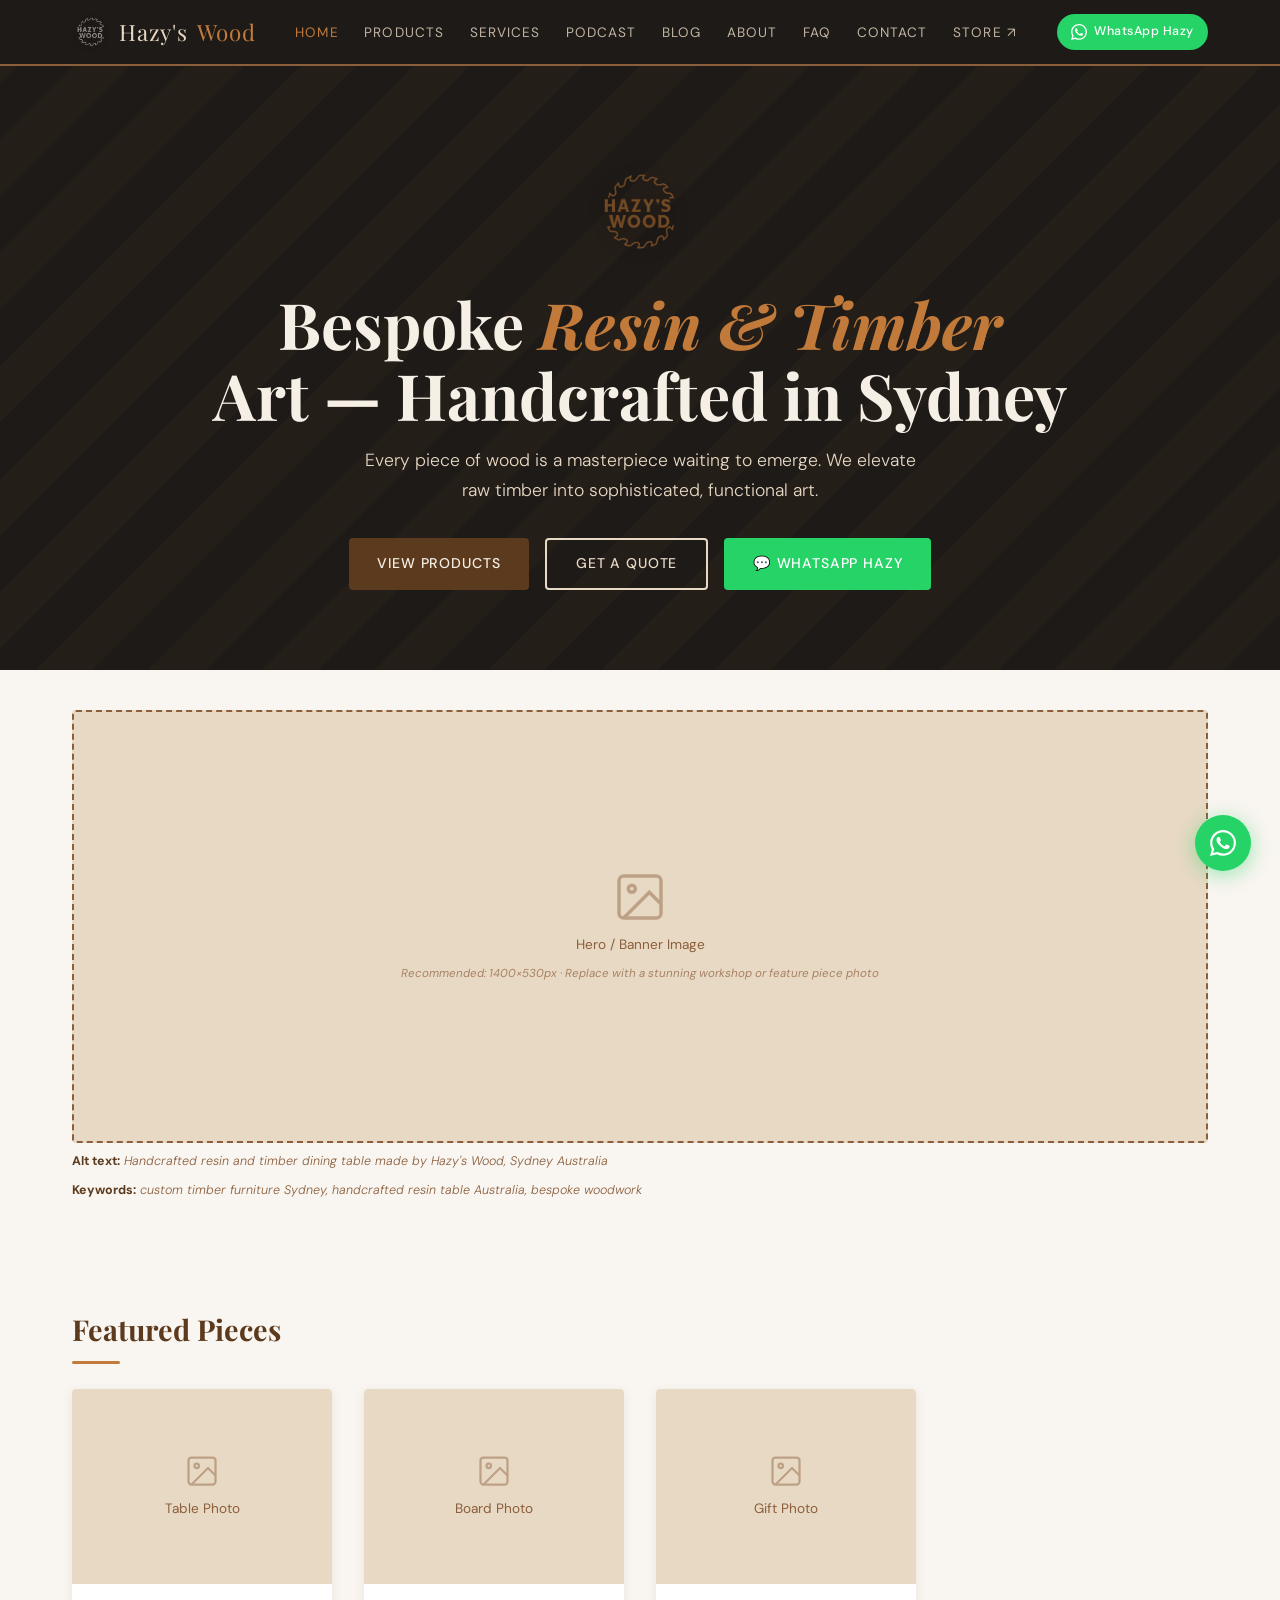
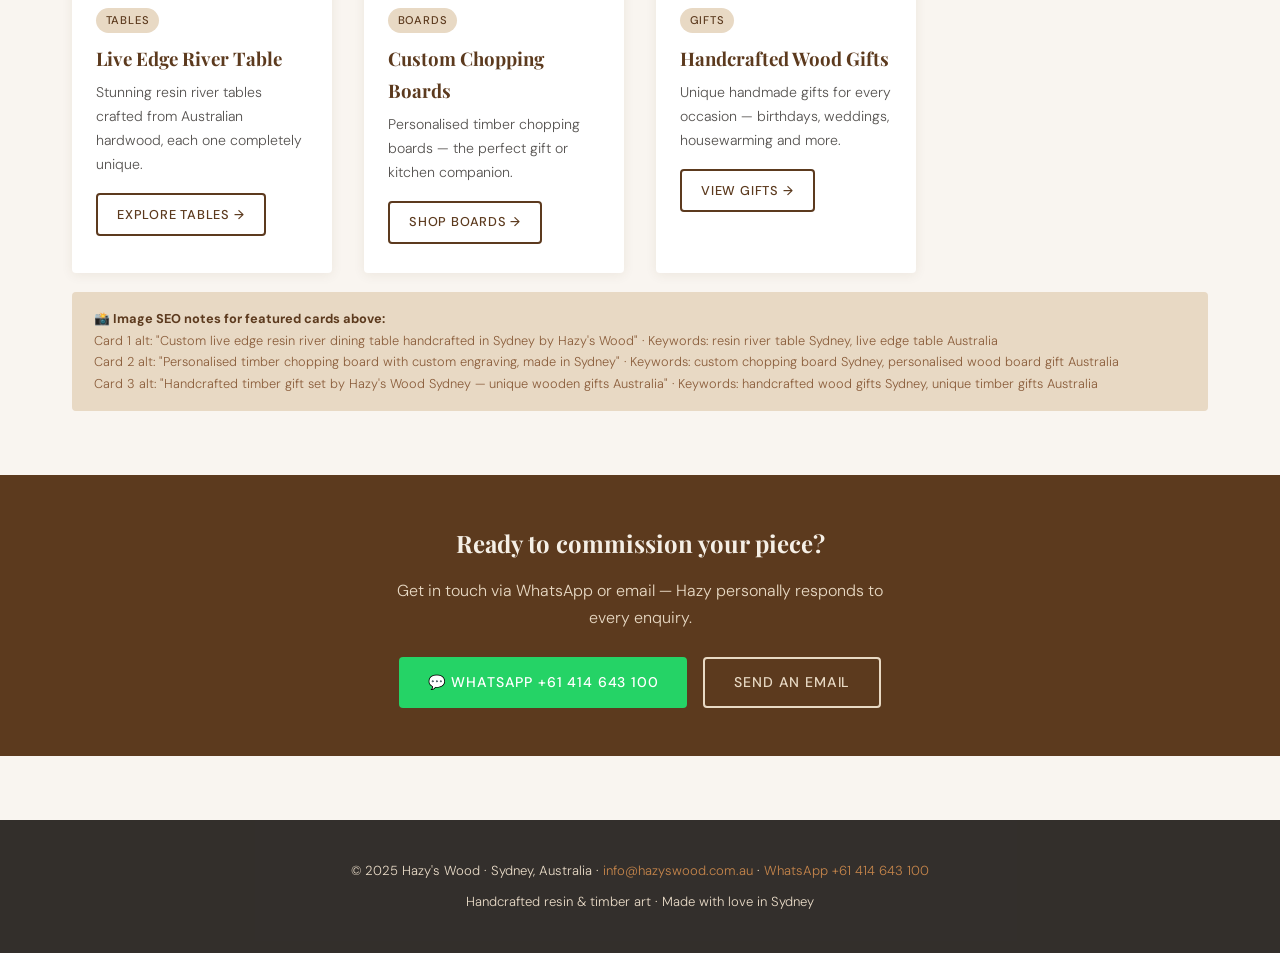
<file: index.html>
<!DOCTYPE html>
<html lang="en">
<head>
  <meta charset="UTF-8">
  <meta name="viewport" content="width=device-width, initial-scale=1.0">
  <title>Hazy's Wood | Custom Resin & Timber Art – Sydney, Australia</title>
  <meta name="description" content="Hazy's Wood creates bespoke handcrafted timber and resin furniture, boards, gifts, and jewellery boxes in Sydney, Australia. Now taking commissions.">
  <meta property="og:title" content="Hazy's Wood | Custom Resin & Timber Art">
  <meta property="og:description" content="Bespoke handcrafted wood and resin pieces made in Sydney. Commission your perfect piece today.">
  <meta property="og:type" content="website">
  <meta property="og:url" content="https://www.hazyswood.com.au/">
  <link rel="stylesheet" href="shared.css">
  <style>
    .hero-home {
      background: var(--charcoal);
      padding: 6rem 2rem 5rem;
      text-align: center;
      position: relative;
      overflow: hidden;
    }
    .hero-home::before {
      content: '';
      position: absolute; inset: 0;
      background: repeating-linear-gradient(
        -45deg, transparent, transparent 40px,
        rgba(139,94,60,.06) 40px, rgba(139,94,60,.06) 80px
      );
    }
    .hero-home h1 {
      font-family: 'Playfair Display', serif;
      font-size: clamp(2.4rem, 6vw, 4rem);
      color: var(--cream);
      line-height: 1.1;
      margin-bottom: 1rem;
      position: relative;
    }
    .hero-home h1 em { color: var(--accent); font-style: italic; }
    .hero-home p {
      color: var(--sand); font-size: 1.1rem;
      max-width: 560px; margin: 0 auto 2rem;
      position: relative;
    }
    .hero-actions { display: flex; gap: 1rem; justify-content: center; flex-wrap: wrap; position: relative; }
    .featured-grid {
      display: grid;
      grid-template-columns: repeat(auto-fill, minmax(260px, 1fr));
      gap: 2rem;
    }
    .feat-card {
      background: var(--white);
      border-radius: 4px;
      overflow: hidden;
      box-shadow: 0 2px 12px rgba(92,58,30,.08);
      transition: transform .25s, box-shadow .25s;
    }
    .feat-card:hover { transform: translateY(-5px); box-shadow: 0 10px 30px rgba(92,58,30,.14); }
    .feat-card-body { padding: 1.3rem 1.5rem 1.8rem; }
    .feat-card-body h3 { font-family: 'Playfair Display', serif; color: var(--timber); margin-bottom: .4rem; }
    .feat-card-body p { font-size: .88rem; opacity: .75; margin-bottom: 1rem; }
    .tag {
      display: inline-block;
      background: var(--sand); color: var(--timber);
      font-size: .7rem; font-weight: 500;
      letter-spacing: .07em; text-transform: uppercase;
      padding: .2rem .6rem; border-radius: 2rem;
      margin-bottom: .6rem;
    }
  </style>
</head>
<body>

  <nav class="site-nav">
    <div class="nav-inner">
      <a class="nav-logo" href="index.html"><img src="images/logo-cream.png" alt="Hazy's Wood logo" class="nav-logo-img">Hazy's <span>Wood</span></a>
      <ul class="nav-links">
        <li><a href="index.html" class="active">Home</a></li>
        <li><a href="products.html">Products</a></li>
        <li><a href="services.html">Services</a></li>
        <li><a href="podcast.html">Podcast</a></li>
        <li><a href="blogs.html">Blog</a></li>
        <li><a href="about.html">About</a></li>
        <li><a href="faq.html">FAQ</a></li>
        <li><a href="contact.html">Contact</a></li>
        <li><a href="https://hazyswood.etsy.com" target="_blank">Store ↗</a></li>
      </ul>
      <a class="nav-whatsapp" href="https://wa.me/61414643100" target="_blank">
        <svg width="16" height="16" fill="currentColor" viewBox="0 0 24 24"><path d="M17.472 14.382c-.297-.149-1.758-.867-2.03-.967-.273-.099-.471-.148-.67.15-.197.297-.767.966-.94 1.164-.173.199-.347.223-.644.075-.297-.15-1.255-.463-2.39-1.475-.883-.788-1.48-1.761-1.653-2.059-.173-.297-.018-.458.13-.606.134-.133.298-.347.446-.52.149-.174.198-.298.298-.497.099-.198.05-.371-.025-.52-.075-.149-.669-1.612-.916-2.207-.242-.579-.487-.5-.669-.51-.173-.008-.371-.01-.57-.01-.198 0-.52.074-.792.372-.272.297-1.04 1.016-1.04 2.479 0 1.462 1.065 2.875 1.213 3.074.149.198 2.096 3.2 5.077 4.487.709.306 1.262.489 1.694.625.712.227 1.36.195 1.871.118.571-.085 1.758-.719 2.006-1.413.248-.694.248-1.289.173-1.413-.074-.124-.272-.198-.57-.347m-5.421 7.403h-.004a9.87 9.87 0 01-5.031-1.378l-.361-.214-3.741.982.998-3.648-.235-.374a9.86 9.86 0 01-1.51-5.26c.001-5.45 4.436-9.884 9.888-9.884 2.64 0 5.122 1.03 6.988 2.898a9.825 9.825 0 012.893 6.994c-.003 5.45-4.437 9.884-9.885 9.884m8.413-18.297A11.815 11.815 0 0012.05 0C5.495 0 .16 5.335.157 11.892c0 2.096.547 4.142 1.588 5.945L.057 24l6.305-1.654a11.882 11.882 0 005.683 1.448h.005c6.554 0 11.89-5.335 11.893-11.893a11.821 11.821 0 00-3.48-8.413z"/></svg>
        WhatsApp Hazy
      </a>
    </div>
  </nav>

  <section class="hero-home">
    <img src="images/logo-amber.png" alt="Hazy's Wood" style="width:100px;height:100px;object-fit:contain;margin-bottom:1.2rem;filter:drop-shadow(0 2px 8px rgba(0,0,0,.4));">
    <h1>Bespoke <em>Resin &amp; Timber</em><br>Art — Handcrafted in Sydney</h1>
    <p>Every piece of wood is a masterpiece waiting to emerge. We elevate raw timber into sophisticated, functional art.</p>
    <div class="hero-actions">
      <a class="btn btn-primary" href="products.html">View Products</a>
      <a class="btn btn-outline" style="color:var(--sand);border-color:var(--sand);" href="contact.html">Get a Quote</a>
      <a class="btn" style="background:#25D366;color:#fff;" href="https://wa.me/61414643100" target="_blank">💬 WhatsApp Hazy</a>
    </div>
  </section>

  <!-- Hero image placeholder -->
  <div style="max-width:1200px;margin:2.5rem auto;padding:0 2rem;">
    <div class="img-placeholder" style="aspect-ratio:21/8;">
      <svg width="56" height="56" fill="none" stroke="currentColor" stroke-width="1.5" viewBox="0 0 24 24"><rect x="3" y="3" width="18" height="18" rx="2"/><circle cx="8.5" cy="8.5" r="1.5"/><path d="m21 15-5-5L5 21"/></svg>
      <span>Hero / Banner Image</span>
      <span class="img-seo-label">Recommended: 1400×530px · Replace with a stunning workshop or feature piece photo</span>
    </div>
    <p class="img-meta"><strong>Alt text:</strong> Handcrafted resin and timber dining table made by Hazy's Wood, Sydney Australia</p>
    <p class="img-meta"><strong>Keywords:</strong> custom timber furniture Sydney, handcrafted resin table Australia, bespoke woodwork</p>
  </div>

  <!-- Featured Products -->
  <div class="section">
    <h2 class="section-title">Featured Pieces</h2>
    <div class="featured-grid">

      <div class="feat-card">
        <div class="img-placeholder" style="aspect-ratio:4/3;border-radius:0;border:none;">
          <svg width="36" height="36" fill="none" stroke="currentColor" stroke-width="1.5" viewBox="0 0 24 24"><rect x="3" y="3" width="18" height="18" rx="2"/><circle cx="8.5" cy="8.5" r="1.5"/><path d="m21 15-5-5L5 21"/></svg>
          <span>Table Photo</span>
        </div>
        <div class="feat-card-body">
          <span class="tag">Tables</span>
          <h3>Live Edge River Table</h3>
          <p>Stunning resin river tables crafted from Australian hardwood, each one completely unique.</p>
          <a class="btn btn-outline" href="products/tables.html" style="font-size:.8rem;padding:.55rem 1.2rem;">Explore Tables →</a>
        </div>
      </div>
      <p class="img-meta" style="display:none;"></p><!-- SEO alt handled inside card -->

      <div class="feat-card">
        <div class="img-placeholder" style="aspect-ratio:4/3;border-radius:0;border:none;">
          <svg width="36" height="36" fill="none" stroke="currentColor" stroke-width="1.5" viewBox="0 0 24 24"><rect x="3" y="3" width="18" height="18" rx="2"/><circle cx="8.5" cy="8.5" r="1.5"/><path d="m21 15-5-5L5 21"/></svg>
          <span>Board Photo</span>
        </div>
        <div class="feat-card-body">
          <span class="tag">Boards</span>
          <h3>Custom Chopping Boards</h3>
          <p>Personalised timber chopping boards — the perfect gift or kitchen companion.</p>
          <a class="btn btn-outline" href="products/boards.html" style="font-size:.8rem;padding:.55rem 1.2rem;">Shop Boards →</a>
        </div>
      </div>

      <div class="feat-card">
        <div class="img-placeholder" style="aspect-ratio:4/3;border-radius:0;border:none;">
          <svg width="36" height="36" fill="none" stroke="currentColor" stroke-width="1.5" viewBox="0 0 24 24"><rect x="3" y="3" width="18" height="18" rx="2"/><circle cx="8.5" cy="8.5" r="1.5"/><path d="m21 15-5-5L5 21"/></svg>
          <span>Gift Photo</span>
        </div>
        <div class="feat-card-body">
          <span class="tag">Gifts</span>
          <h3>Handcrafted Wood Gifts</h3>
          <p>Unique handmade gifts for every occasion — birthdays, weddings, housewarming and more.</p>
          <a class="btn btn-outline" href="products/gifts.html" style="font-size:.8rem;padding:.55rem 1.2rem;">View Gifts →</a>
        </div>
      </div>

    </div>
    <!-- Image SEO notes for featured cards -->
    <div style="margin-top:1.2rem;background:var(--sand);border-radius:4px;padding:1rem 1.4rem;font-size:.8rem;color:var(--grain);">
      <strong style="color:var(--timber);">📸 Image SEO notes for featured cards above:</strong><br>
      Card 1 alt: "Custom live edge resin river dining table handcrafted in Sydney by Hazy's Wood" · Keywords: resin river table Sydney, live edge table Australia<br>
      Card 2 alt: "Personalised timber chopping board with custom engraving, made in Sydney" · Keywords: custom chopping board Sydney, personalised wood board gift Australia<br>
      Card 3 alt: "Handcrafted timber gift set by Hazy's Wood Sydney — unique wooden gifts Australia" · Keywords: handcrafted wood gifts Sydney, unique timber gifts Australia
    </div>
  </div>

  <!-- CTA strip -->
  <div style="background:var(--timber);padding:3rem 2rem;text-align:center;">
    <h2 style="font-family:'Playfair Display',serif;color:var(--cream);margin-bottom:.8rem;">Ready to commission your piece?</h2>
    <p style="color:var(--sand);margin-bottom:1.6rem;max-width:500px;margin-left:auto;margin-right:auto;">Get in touch via WhatsApp or email — Hazy personally responds to every enquiry.</p>
    <div style="display:flex;gap:1rem;justify-content:center;flex-wrap:wrap;">
      <a class="btn" style="background:#25D366;color:#fff;" href="https://wa.me/61414643100" target="_blank">💬 WhatsApp +61 414 643 100</a>
      <a class="btn btn-outline" style="color:var(--sand);border-color:var(--sand);" href="contact.html">Send an Email</a>
    </div>
  </div>

  <a class="whatsapp-float" href="https://wa.me/61414643100" target="_blank" title="Chat with Hazy on WhatsApp">
    <svg width="26" height="26" fill="currentColor" viewBox="0 0 24 24"><path d="M17.472 14.382c-.297-.149-1.758-.867-2.03-.967-.273-.099-.471-.148-.67.15-.197.297-.767.966-.94 1.164-.173.199-.347.223-.644.075-.297-.15-1.255-.463-2.39-1.475-.883-.788-1.48-1.761-1.653-2.059-.173-.297-.018-.458.13-.606.134-.133.298-.347.446-.52.149-.174.198-.298.298-.497.099-.198.05-.371-.025-.52-.075-.149-.669-1.612-.916-2.207-.242-.579-.487-.5-.669-.51-.173-.008-.371-.01-.57-.01-.198 0-.52.074-.792.372-.272.297-1.04 1.016-1.04 2.479 0 1.462 1.065 2.875 1.213 3.074.149.198 2.096 3.2 5.077 4.487.709.306 1.262.489 1.694.625.712.227 1.36.195 1.871.118.571-.085 1.758-.719 2.006-1.413.248-.694.248-1.289.173-1.413-.074-.124-.272-.198-.57-.347m-5.421 7.403h-.004a9.87 9.87 0 01-5.031-1.378l-.361-.214-3.741.982.998-3.648-.235-.374a9.86 9.86 0 01-1.51-5.26c.001-5.45 4.436-9.884 9.888-9.884 2.64 0 5.122 1.03 6.988 2.898a9.825 9.825 0 012.893 6.994c-.003 5.45-4.437 9.884-9.885 9.884m8.413-18.297A11.815 11.815 0 0012.05 0C5.495 0 .16 5.335.157 11.892c0 2.096.547 4.142 1.588 5.945L.057 24l6.305-1.654a11.882 11.882 0 005.683 1.448h.005c6.554 0 11.89-5.335 11.893-11.893a11.821 11.821 0 00-3.48-8.413z"/></svg>
  </a>

  <footer>
    <p>&copy; 2025 Hazy's Wood · Sydney, Australia · <a href="mailto:info@hazyswood.com.au">info@hazyswood.com.au</a> · <a href="https://wa.me/61414643100" target="_blank">WhatsApp +61 414 643 100</a></p>
    <p style="margin-top:.5rem;">Handcrafted resin &amp; timber art · Made with love in Sydney</p>
  </footer>
</body>
</html>
</file>
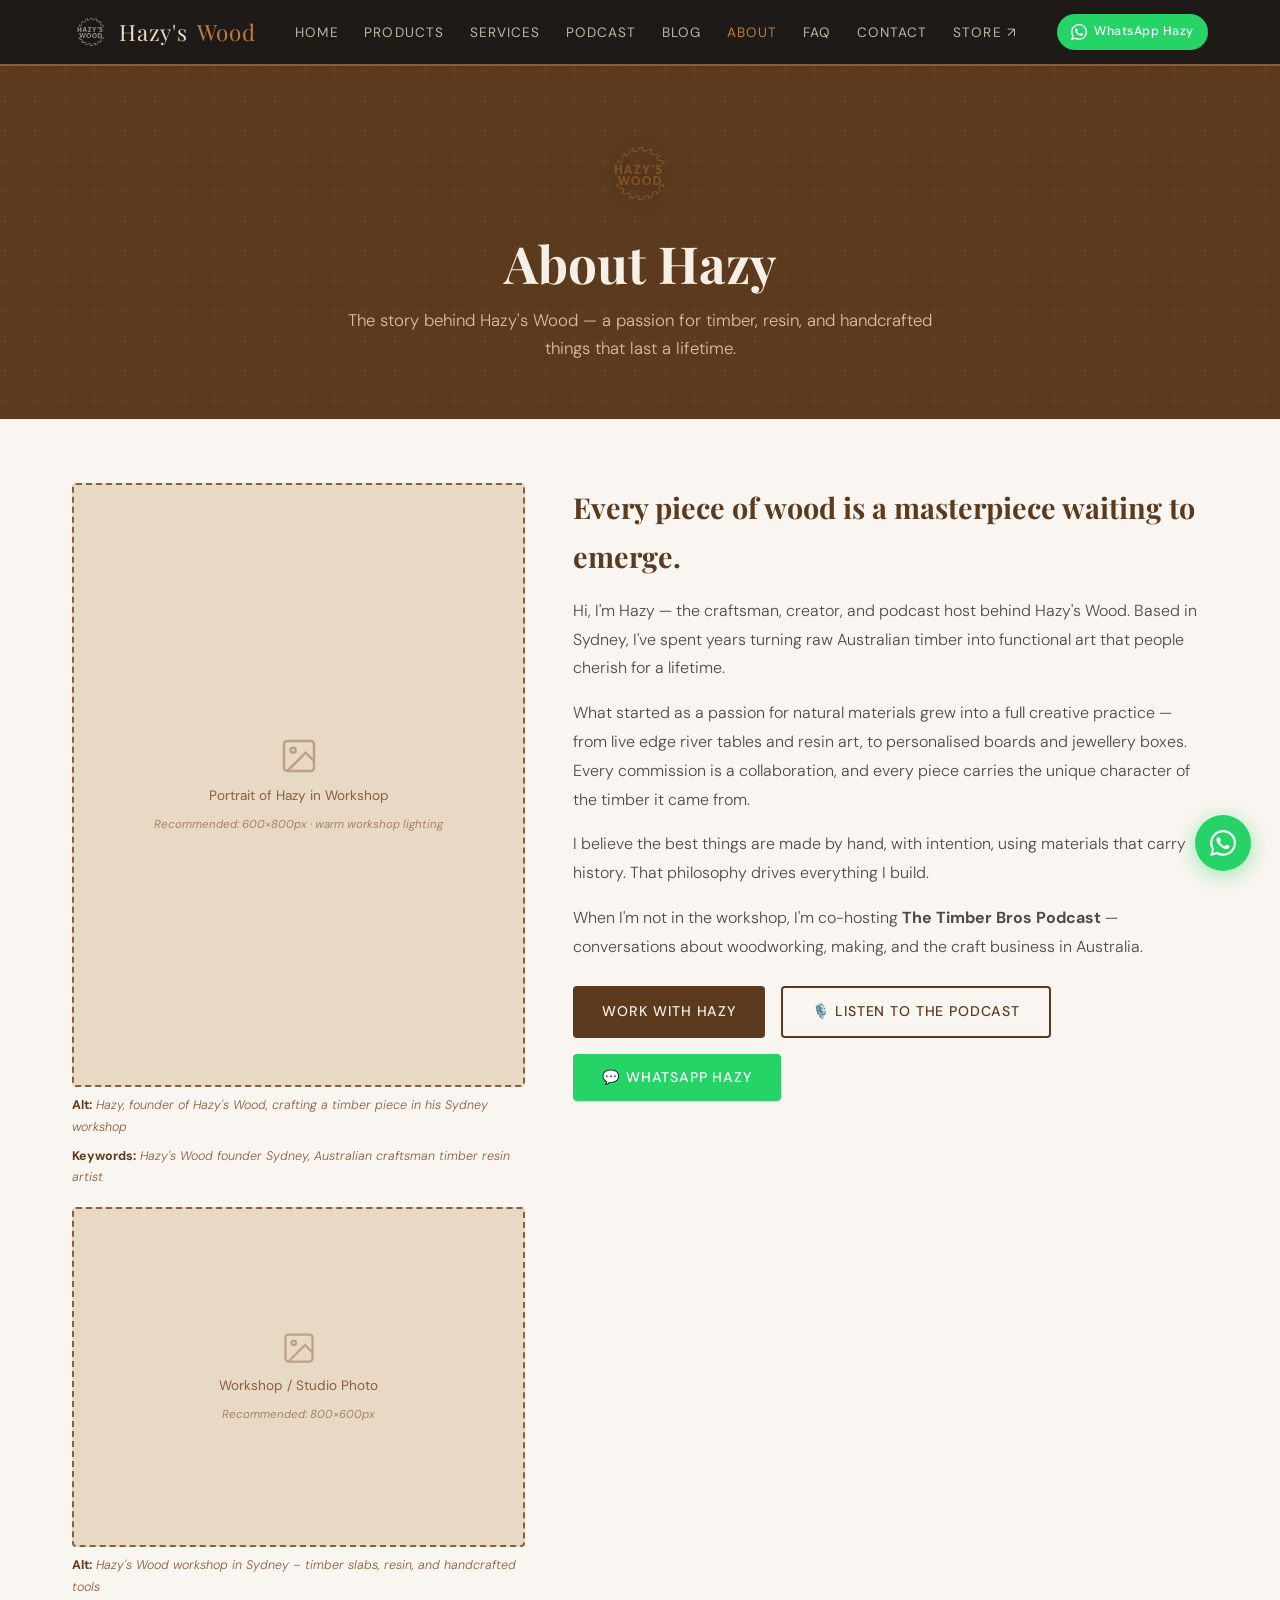
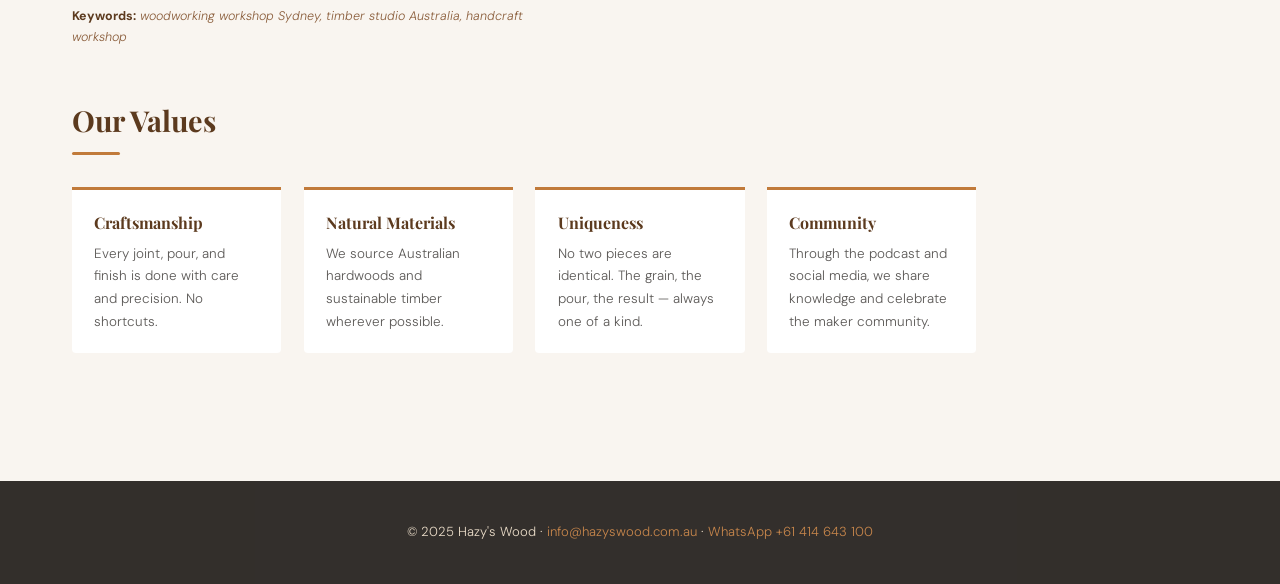
<file: about.html>
<!DOCTYPE html>
<html lang="en">
<head>
  <meta charset="UTF-8"><meta name="viewport" content="width=device-width, initial-scale=1.0">
  <title>About Hazy | Hazy's Wood – Sydney Timber & Resin Artist</title>
  <meta name="description" content="Meet Hazy — the Sydney craftsman behind Hazy's Wood. Custom timber and resin furniture, art, and gifts made with meticulous craftsmanship and a love for natural materials.">
  <link rel="stylesheet" href="shared.css">
  <style>
    .about-layout { display:grid; grid-template-columns:1fr 1.4fr; gap:3rem; align-items:start; }
    @media(max-width:700px){ .about-layout { grid-template-columns:1fr; } }
    .about-text h2 { font-family:'Playfair Display',serif; color:var(--timber); font-size:1.8rem; margin-bottom:1rem; }
    .about-text p { opacity:.78; margin-bottom:1rem; line-height:1.8; }
    .values-grid { display:grid; grid-template-columns:repeat(auto-fill,minmax(200px,1fr)); gap:1.4rem; margin-top:2rem; }
    .value-item { background:var(--white); border-top:3px solid var(--accent); padding:1.2rem 1.4rem; border-radius:0 0 4px 4px; }
    .value-item h4 { font-family:'Playfair Display',serif; color:var(--timber); margin-bottom:.4rem; }
    .value-item p { font-size:.84rem; opacity:.72; }
  </style>
</head>
<body>
  <nav class="site-nav"><div class="nav-inner">
    <a class="nav-logo" href="index.html"><img src="images/logo-cream.png" alt="Hazy's Wood logo" class="nav-logo-img">Hazy's <span>Wood</span></a>
    <ul class="nav-links">
      <li><a href="index.html">Home</a></li><li><a href="products.html">Products</a></li>
      <li><a href="services.html">Services</a></li><li><a href="podcast.html">Podcast</a></li>
      <li><a href="blogs.html">Blog</a></li><li><a href="about.html" class="active">About</a></li>
      <li><a href="faq.html">FAQ</a></li><li><a href="contact.html">Contact</a></li>
      <li><a href="https://hazyswood.etsy.com" target="_blank">Store ↗</a></li>
    </ul>
    <a class="nav-whatsapp" href="https://wa.me/61414643100" target="_blank">
      <svg width="16" height="16" fill="currentColor" viewBox="0 0 24 24"><path d="M17.472 14.382c-.297-.149-1.758-.867-2.03-.967-.273-.099-.471-.148-.67.15-.197.297-.767.966-.94 1.164-.173.199-.347.223-.644.075-.297-.15-1.255-.463-2.39-1.475-.883-.788-1.48-1.761-1.653-2.059-.173-.297-.018-.458.13-.606.134-.133.298-.347.446-.52.149-.174.198-.298.298-.497.099-.198.05-.371-.025-.52-.075-.149-.669-1.612-.916-2.207-.242-.579-.487-.5-.669-.51-.173-.008-.371-.01-.57-.01-.198 0-.52.074-.792.372-.272.297-1.04 1.016-1.04 2.479 0 1.462 1.065 2.875 1.213 3.074.149.198 2.096 3.2 5.077 4.487.709.306 1.262.489 1.694.625.712.227 1.36.195 1.871.118.571-.085 1.758-.719 2.006-1.413.248-.694.248-1.289.173-1.413-.074-.124-.272-.198-.57-.347m-5.421 7.403h-.004a9.87 9.87 0 01-5.031-1.378l-.361-.214-3.741.982.998-3.648-.235-.374a9.86 9.86 0 01-1.51-5.26c.001-5.45 4.436-9.884 9.888-9.884 2.64 0 5.122 1.03 6.988 2.898a9.825 9.825 0 012.893 6.994c-.003 5.45-4.437 9.884-9.885 9.884m8.413-18.297A11.815 11.815 0 0012.05 0C5.495 0 .16 5.335.157 11.892c0 2.096.547 4.142 1.588 5.945L.057 24l6.305-1.654a11.882 11.882 0 005.683 1.448h.005c6.554 0 11.89-5.335 11.893-11.893a11.821 11.821 0 00-3.48-8.413z"/></svg>
      WhatsApp Hazy
    </a>
  </div></nav>

  <div class="page-hero">
    <img src="images/logo-amber.png" alt="Hazy's Wood" style="width:72px;height:72px;object-fit:contain;margin-bottom:1rem;filter:drop-shadow(0 2px 6px rgba(0,0,0,.35));">
    <h1>About Hazy</h1>
    <p>The story behind Hazy's Wood — a passion for timber, resin, and handcrafted things that last a lifetime.</p>
  </div>

  <div class="section">
    <div class="about-layout">
      <div>
        <div class="img-placeholder" style="aspect-ratio:3/4;">
          <svg width="40" height="40" fill="none" stroke="currentColor" stroke-width="1.5" viewBox="0 0 24 24"><rect x="3" y="3" width="18" height="18" rx="2"/><circle cx="8.5" cy="8.5" r="1.5"/><path d="m21 15-5-5L5 21"/></svg>
          <span>Portrait of Hazy in Workshop</span>
          <span class="img-seo-label">Recommended: 600×800px · warm workshop lighting</span>
        </div>
        <p class="img-meta"><strong>Alt:</strong> Hazy, founder of Hazy's Wood, crafting a timber piece in his Sydney workshop</p>
        <p class="img-meta"><strong>Keywords:</strong> Hazy's Wood founder Sydney, Australian craftsman timber resin artist</p>

        <div class="img-placeholder" style="aspect-ratio:4/3;margin-top:1.2rem;">
          <svg width="36" height="36" fill="none" stroke="currentColor" stroke-width="1.5" viewBox="0 0 24 24"><rect x="3" y="3" width="18" height="18" rx="2"/><circle cx="8.5" cy="8.5" r="1.5"/><path d="m21 15-5-5L5 21"/></svg>
          <span>Workshop / Studio Photo</span>
          <span class="img-seo-label">Recommended: 800×600px</span>
        </div>
        <p class="img-meta"><strong>Alt:</strong> Hazy's Wood workshop in Sydney – timber slabs, resin, and handcrafted tools</p>
        <p class="img-meta"><strong>Keywords:</strong> woodworking workshop Sydney, timber studio Australia, handcraft workshop</p>
      </div>

      <div class="about-text">
        <h2>Every piece of wood is a masterpiece waiting to emerge.</h2>
        <p>Hi, I'm Hazy — the craftsman, creator, and podcast host behind Hazy's Wood. Based in Sydney, I've spent years turning raw Australian timber into functional art that people cherish for a lifetime.</p>
        <p>What started as a passion for natural materials grew into a full creative practice — from live edge river tables and resin art, to personalised boards and jewellery boxes. Every commission is a collaboration, and every piece carries the unique character of the timber it came from.</p>
        <p>I believe the best things are made by hand, with intention, using materials that carry history. That philosophy drives everything I build.</p>
        <p>When I'm not in the workshop, I'm co-hosting <strong>The Timber Bros Podcast</strong> — conversations about woodworking, making, and the craft business in Australia.</p>
        <div style="display:flex;gap:1rem;flex-wrap:wrap;margin-top:1.5rem;">
          <a class="btn btn-primary" href="contact.html">Work with Hazy</a>
          <a class="btn btn-outline" href="podcast.html">🎙️ Listen to the Podcast</a>
          <a class="btn" style="background:#25D366;color:#fff;" href="https://wa.me/61414643100" target="_blank">💬 WhatsApp Hazy</a>
        </div>
      </div>
    </div>

    <h2 class="section-title" style="margin-top:3rem;">Our Values</h2>
    <div class="values-grid">
      <div class="value-item"><h4>Craftsmanship</h4><p>Every joint, pour, and finish is done with care and precision. No shortcuts.</p></div>
      <div class="value-item"><h4>Natural Materials</h4><p>We source Australian hardwoods and sustainable timber wherever possible.</p></div>
      <div class="value-item"><h4>Uniqueness</h4><p>No two pieces are identical. The grain, the pour, the result — always one of a kind.</p></div>
      <div class="value-item"><h4>Community</h4><p>Through the podcast and social media, we share knowledge and celebrate the maker community.</p></div>
    </div>
  </div>

  <a class="whatsapp-float" href="https://wa.me/61414643100" target="_blank"><svg width="26" height="26" fill="currentColor" viewBox="0 0 24 24"><path d="M17.472 14.382c-.297-.149-1.758-.867-2.03-.967-.273-.099-.471-.148-.67.15-.197.297-.767.966-.94 1.164-.173.199-.347.223-.644.075-.297-.15-1.255-.463-2.39-1.475-.883-.788-1.48-1.761-1.653-2.059-.173-.297-.018-.458.13-.606.134-.133.298-.347.446-.52.149-.174.198-.298.298-.497.099-.198.05-.371-.025-.52-.075-.149-.669-1.612-.916-2.207-.242-.579-.487-.5-.669-.51-.173-.008-.371-.01-.57-.01-.198 0-.52.074-.792.372-.272.297-1.04 1.016-1.04 2.479 0 1.462 1.065 2.875 1.213 3.074.149.198 2.096 3.2 5.077 4.487.709.306 1.262.489 1.694.625.712.227 1.36.195 1.871.118.571-.085 1.758-.719 2.006-1.413.248-.694.248-1.289.173-1.413-.074-.124-.272-.198-.57-.347m-5.421 7.403h-.004a9.87 9.87 0 01-5.031-1.378l-.361-.214-3.741.982.998-3.648-.235-.374a9.86 9.86 0 01-1.51-5.26c.001-5.45 4.436-9.884 9.888-9.884 2.64 0 5.122 1.03 6.988 2.898a9.825 9.825 0 012.893 6.994c-.003 5.45-4.437 9.884-9.885 9.884m8.413-18.297A11.815 11.815 0 0012.05 0C5.495 0 .16 5.335.157 11.892c0 2.096.547 4.142 1.588 5.945L.057 24l6.305-1.654a11.882 11.882 0 005.683 1.448h.005c6.554 0 11.89-5.335 11.893-11.893a11.821 11.821 0 00-3.48-8.413z"/></svg></a>
  <footer><p>&copy; 2025 Hazy's Wood · <a href="mailto:info@hazyswood.com.au">info@hazyswood.com.au</a> · <a href="https://wa.me/61414643100">WhatsApp +61 414 643 100</a></p></footer>
</body></html>
</file>
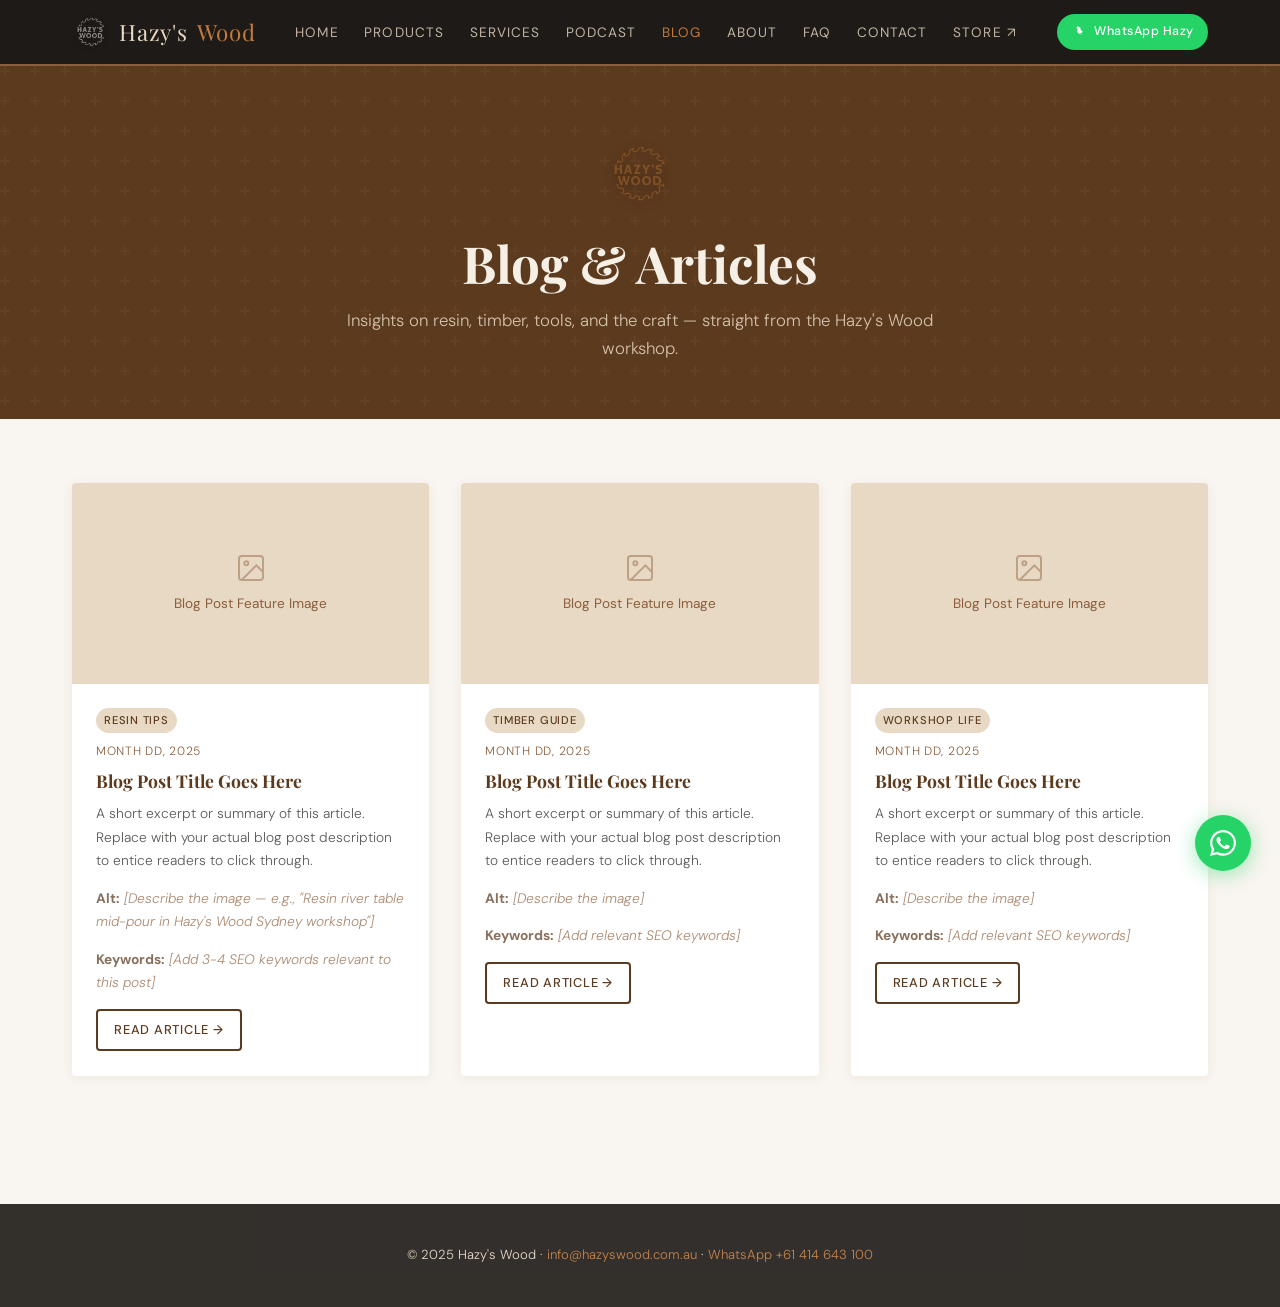
<file: blogs.html>
<!DOCTYPE html>
<html lang="en">
<head>
  <meta charset="UTF-8"><meta name="viewport" content="width=device-width, initial-scale=1.0">
  <title>Blog & Articles | Hazy's Wood – Timber & Resin Insights</title>
  <meta name="description" content="Read Hazy's Wood blog — articles on resin techniques, timber species guides, woodworking tips, and the Australian maker community.">
  <link rel="stylesheet" href="shared.css">
  <style>
    .blog-grid { display:grid; grid-template-columns:repeat(auto-fill,minmax(300px,1fr)); gap:2rem; }
    .blog-card { background:var(--white); border-radius:4px; overflow:hidden; box-shadow:0 2px 12px rgba(92,58,30,.07); transition:transform .2s; }
    .blog-card:hover { transform:translateY(-4px); }
    .blog-card-body { padding:1.3rem 1.5rem 1.6rem; }
    .blog-date { font-size:.75rem; color:var(--grain); letter-spacing:.06em; margin-bottom:.3rem; }
    .blog-card-body h3 { font-family:'Playfair Display',serif; color:var(--timber); margin-bottom:.4rem; font-size:1.1rem; }
    .blog-card-body p { font-size:.86rem; opacity:.72; margin-bottom:.9rem; }
    .blog-tag { display:inline-block; background:var(--sand); color:var(--timber); font-size:.7rem; font-weight:500; letter-spacing:.07em; text-transform:uppercase; padding:.18rem .5rem; border-radius:2rem; margin-bottom:.5rem; }
  </style>
</head>
<body>
  <nav class="site-nav"><div class="nav-inner">
    <a class="nav-logo" href="index.html"><img src="images/logo-cream.png" alt="Hazy's Wood logo" class="nav-logo-img">Hazy's <span>Wood</span></a>
    <ul class="nav-links">
      <li><a href="index.html">Home</a></li><li><a href="products.html">Products</a></li>
      <li><a href="services.html">Services</a></li><li><a href="podcast.html">Podcast</a></li>
      <li><a href="blogs.html" class="active">Blog</a></li><li><a href="about.html">About</a></li>
      <li><a href="faq.html">FAQ</a></li><li><a href="contact.html">Contact</a></li>
      <li><a href="https://hazyswood.etsy.com" target="_blank">Store ↗</a></li>
    </ul>
    <a class="nav-whatsapp" href="https://wa.me/61414643100" target="_blank">
      <svg width="16" height="16" fill="currentColor" viewBox="0 0 24 24"><path d="M17.472 14.382c-.297-.149-1.758-.867-2.03-.967-.273-.099-.471-.148-.67.15-.197.297-.767.966-.94 1.164-.173.199-.347.223-.644.075-.297-.15-1.255-.463-2.39-1.475-.883-.788-1.48-1.761-1.653-2.059-.173-.297-.018-.458.13-.606.134-.133.298-.347.446-.52.149-.174.198-.298.298-.497.099-.198.05-.371-.025-.52-.075-.149-.669-1.612-.916-2.207-.916-.242-.579-.487-.5-.669-.51-.173-.008-.371-.01-.57-.01-.198 0-.52.074-.792.372-.272.297-1.04 1.016-1.04 2.479 0 1.462 1.065 2.875 1.213 3.074.149.198 2.096 3.2 5.077 4.487.709.306 1.262.489 1.694.625.712.227 1.36.195 1.871.118.571-.085 1.758-.719 2.006-1.413.248-.694.248-1.289.173-1.413-.074-.124-.272-.198-.57-.347m-5.421 7.403h-.004a9.87 9.87 0 01-5.031-1.378l-.361-.214-3.741.982.998-3.648-.235-.374a9.86 9.86 0 01-1.51-5.26c.001-5.45 4.436-9.884 9.888-9.884 2.64 0 5.122 1.03 6.988 2.898a9.825 9.825 0 012.893 6.994c-.003 5.45-4.437 9.884-9.885 9.884m8.413-18.297A11.815 11.815 0 0012.05 0C5.495 0 .16 5.335.157 11.892c0 2.096.547 4.142 1.588 5.945L.057 24l6.305-1.654a11.882 11.882 0 005.683 1.448h.005c6.554 0 11.89-5.335 11.893-11.893a11.821 11.821 0 00-3.48-8.413z"/></svg>
      WhatsApp Hazy
    </a>
  </div></nav>

  <div class="page-hero">
    <img src="images/logo-amber.png" alt="Hazy's Wood" style="width:72px;height:72px;object-fit:contain;margin-bottom:1rem;filter:drop-shadow(0 2px 6px rgba(0,0,0,.35));">
    <h1>Blog & Articles</h1>
    <p>Insights on resin, timber, tools, and the craft — straight from the Hazy's Wood workshop.</p>
  </div>

  <div class="section">
    <div class="blog-grid">

      <!-- Blog post 1 placeholder -->
      <div class="blog-card">
        <div class="img-placeholder" style="aspect-ratio:16/9;border-radius:0;border:none;">
          <svg width="32" height="32" fill="none" stroke="currentColor" stroke-width="1.5" viewBox="0 0 24 24"><rect x="3" y="3" width="18" height="18" rx="2"/><circle cx="8.5" cy="8.5" r="1.5"/><path d="m21 15-5-5L5 21"/></svg>
          <span>Blog Post Feature Image</span>
        </div>
        <div class="blog-card-body">
          <span class="blog-tag">Resin Tips</span>
          <div class="blog-date">MONTH DD, 2025</div>
          <h3>Blog Post Title Goes Here</h3>
          <p>A short excerpt or summary of this article. Replace with your actual blog post description to entice readers to click through.</p>
          <p class="img-meta"><strong>Alt:</strong> [Describe the image — e.g., "Resin river table mid-pour in Hazy's Wood Sydney workshop"]</p>
          <p class="img-meta"><strong>Keywords:</strong> [Add 3-4 SEO keywords relevant to this post]</p>
          <a class="btn btn-outline" href="#" style="font-size:.8rem;padding:.5rem 1rem;">Read Article →</a>
        </div>
      </div>

      <!-- Blog post 2 placeholder -->
      <div class="blog-card">
        <div class="img-placeholder" style="aspect-ratio:16/9;border-radius:0;border:none;">
          <svg width="32" height="32" fill="none" stroke="currentColor" stroke-width="1.5" viewBox="0 0 24 24"><rect x="3" y="3" width="18" height="18" rx="2"/><circle cx="8.5" cy="8.5" r="1.5"/><path d="m21 15-5-5L5 21"/></svg>
          <span>Blog Post Feature Image</span>
        </div>
        <div class="blog-card-body">
          <span class="blog-tag">Timber Guide</span>
          <div class="blog-date">MONTH DD, 2025</div>
          <h3>Blog Post Title Goes Here</h3>
          <p>A short excerpt or summary of this article. Replace with your actual blog post description to entice readers to click through.</p>
          <p class="img-meta"><strong>Alt:</strong> [Describe the image]</p>
          <p class="img-meta"><strong>Keywords:</strong> [Add relevant SEO keywords]</p>
          <a class="btn btn-outline" href="#" style="font-size:.8rem;padding:.5rem 1rem;">Read Article →</a>
        </div>
      </div>

      <!-- Blog post 3 placeholder -->
      <div class="blog-card">
        <div class="img-placeholder" style="aspect-ratio:16/9;border-radius:0;border:none;">
          <svg width="32" height="32" fill="none" stroke="currentColor" stroke-width="1.5" viewBox="0 0 24 24"><rect x="3" y="3" width="18" height="18" rx="2"/><circle cx="8.5" cy="8.5" r="1.5"/><path d="m21 15-5-5L5 21"/></svg>
          <span>Blog Post Feature Image</span>
        </div>
        <div class="blog-card-body">
          <span class="blog-tag">Workshop Life</span>
          <div class="blog-date">MONTH DD, 2025</div>
          <h3>Blog Post Title Goes Here</h3>
          <p>A short excerpt or summary of this article. Replace with your actual blog post description to entice readers to click through.</p>
          <p class="img-meta"><strong>Alt:</strong> [Describe the image]</p>
          <p class="img-meta"><strong>Keywords:</strong> [Add relevant SEO keywords]</p>
          <a class="btn btn-outline" href="#" style="font-size:.8rem;padding:.5rem 1rem;">Read Article →</a>
        </div>
      </div>

    </div>
  </div>

  <a class="whatsapp-float" href="https://wa.me/61414643100" target="_blank"><svg width="26" height="26" fill="currentColor" viewBox="0 0 24 24"><path d="M17.472 14.382c-.297-.149-1.758-.867-2.03-.967-.273-.099-.471-.148-.67.15-.197.297-.767.966-.94 1.164-.173.199-.347.223-.644.075-.297-.15-1.255-.463-2.39-1.475-.883-.788-1.48-1.761-1.653-2.059-.173-.297-.018-.458.13-.606.134-.133.298-.347.446-.52.149-.174.198-.298.298-.497.099-.198.05-.371-.025-.52-.075-.149-.669-1.612-.916-2.207-.242-.579-.487-.5-.669-.51-.173-.008-.371-.01-.57-.01-.198 0-.52.074-.792.372-.272.297-1.04 1.016-1.04 2.479 0 1.462 1.065 2.875 1.213 3.074.149.198 2.096 3.2 5.077 4.487.709.306 1.262.489 1.694.625.712.227 1.36.195 1.871.118.571-.085 1.758-.719 2.006-1.413.248-.694.248-1.289.173-1.413-.074-.124-.272-.198-.57-.347m-5.421 7.403h-.004a9.87 9.87 0 01-5.031-1.378l-.361-.214-3.741.982.998-3.648-.235-.374a9.86 9.86 0 01-1.51-5.26c.001-5.45 4.436-9.884 9.888-9.884 2.64 0 5.122 1.03 6.988 2.898a9.825 9.825 0 012.893 6.994c-.003 5.45-4.437 9.884-9.885 9.884m8.413-18.297A11.815 11.815 0 0012.05 0C5.495 0 .16 5.335.157 11.892c0 2.096.547 4.142 1.588 5.945L.057 24l6.305-1.654a11.882 11.882 0 005.683 1.448h.005c6.554 0 11.89-5.335 11.893-11.893a11.821 11.821 0 00-3.48-8.413z"/></svg></a>
  <footer><p>&copy; 2025 Hazy's Wood · <a href="mailto:info@hazyswood.com.au">info@hazyswood.com.au</a> · <a href="https://wa.me/61414643100">WhatsApp +61 414 643 100</a></p></footer>
</body></html>
</file>
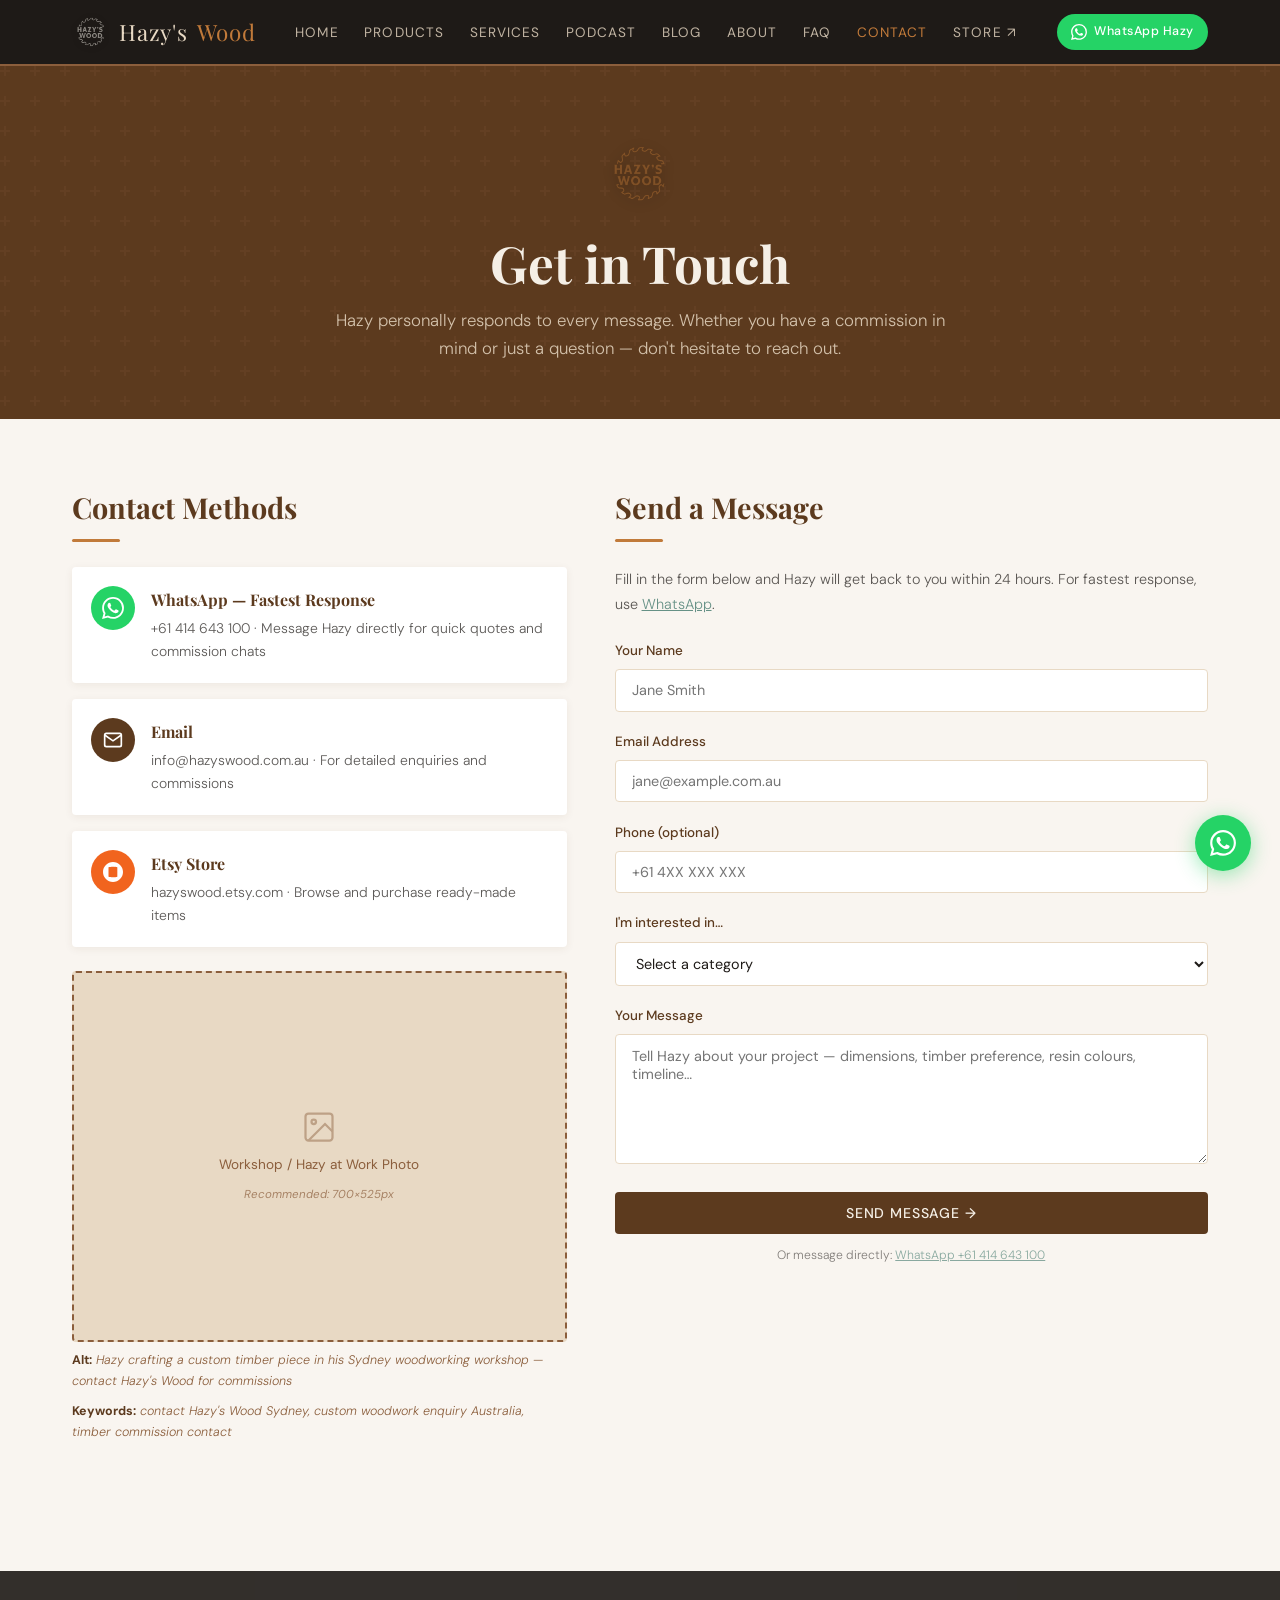
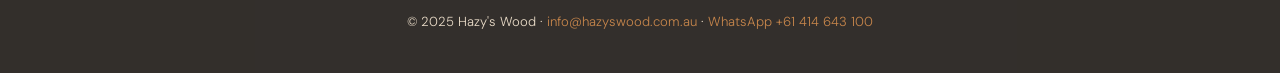
<file: contact.html>
<!DOCTYPE html>
<html lang="en">
<head>
  <meta charset="UTF-8"><meta name="viewport" content="width=device-width, initial-scale=1.0">
  <title>Contact | Hazy's Wood – Get in Touch, Sydney</title>
  <meta name="description" content="Contact Hazy's Wood for custom commissions, quotes, and enquiries. Message Hazy directly on WhatsApp +61 414 643 100 or email info@hazyswood.com.au.">
  <link rel="stylesheet" href="shared.css">
  <style>
    .contact-layout { display:grid; grid-template-columns:1fr 1.2fr; gap:3rem; align-items:start; }
    @media(max-width:700px){ .contact-layout { grid-template-columns:1fr; } }
    .contact-method { display:flex; align-items:flex-start; gap:1rem; padding:1.2rem; background:var(--white); border-radius:4px; margin-bottom:1rem; box-shadow:0 2px 8px rgba(92,58,30,.07); text-decoration:none; color:inherit; transition:transform .2s; }
    .contact-method:hover { transform:translateY(-2px); }
    .contact-icon { width:44px; height:44px; border-radius:50%; display:flex; align-items:center; justify-content:center; flex-shrink:0; font-size:1.3rem; }
    .contact-method-text h4 { color:var(--timber); font-family:'Playfair Display',serif; margin-bottom:.2rem; }
    .contact-method-text p { font-size:.87rem; opacity:.72; }
    .form-group { margin-bottom:1.2rem; }
    .form-group label { display:block; font-size:.84rem; font-weight:500; color:var(--timber); margin-bottom:.4rem; }
    .form-group input, .form-group textarea, .form-group select {
      width:100%; padding:.7rem 1rem;
      border:1.5px solid var(--sand); border-radius:4px;
      font-family:'DM Sans',sans-serif; font-size:.9rem;
      background:var(--white); color:var(--charcoal);
      transition:border-color .2s;
    }
    .form-group input:focus, .form-group textarea:focus, .form-group select:focus { outline:none; border-color:var(--grain); }
    .form-group textarea { resize:vertical; min-height:130px; }
  </style>
</head>
<body>
  <nav class="site-nav"><div class="nav-inner">
    <a class="nav-logo" href="index.html"><img src="images/logo-cream.png" alt="Hazy's Wood logo" class="nav-logo-img">Hazy's <span>Wood</span></a>
    <ul class="nav-links">
      <li><a href="index.html">Home</a></li><li><a href="products.html">Products</a></li>
      <li><a href="services.html">Services</a></li><li><a href="podcast.html">Podcast</a></li>
      <li><a href="blogs.html">Blog</a></li><li><a href="about.html">About</a></li>
      <li><a href="faq.html">FAQ</a></li><li><a href="contact.html" class="active">Contact</a></li>
      <li><a href="https://hazyswood.etsy.com" target="_blank">Store ↗</a></li>
    </ul>
    <a class="nav-whatsapp" href="https://wa.me/61414643100" target="_blank">
      <svg width="16" height="16" fill="currentColor" viewBox="0 0 24 24"><path d="M17.472 14.382c-.297-.149-1.758-.867-2.03-.967-.273-.099-.471-.148-.67.15-.197.297-.767.966-.94 1.164-.173.199-.347.223-.644.075-.297-.15-1.255-.463-2.39-1.475-.883-.788-1.48-1.761-1.653-2.059-.173-.297-.018-.458.13-.606.134-.133.298-.347.446-.52.149-.174.198-.298.298-.497.099-.198.05-.371-.025-.52-.075-.149-.669-1.612-.916-2.207-.242-.579-.487-.5-.669-.51-.173-.008-.371-.01-.57-.01-.198 0-.52.074-.792.372-.272.297-1.04 1.016-1.04 2.479 0 1.462 1.065 2.875 1.213 3.074.149.198 2.096 3.2 5.077 4.487.709.306 1.262.489 1.694.625.712.227 1.36.195 1.871.118.571-.085 1.758-.719 2.006-1.413.248-.694.248-1.289.173-1.413-.074-.124-.272-.198-.57-.347m-5.421 7.403h-.004a9.87 9.87 0 01-5.031-1.378l-.361-.214-3.741.982.998-3.648-.235-.374a9.86 9.86 0 01-1.51-5.26c.001-5.45 4.436-9.884 9.888-9.884 2.64 0 5.122 1.03 6.988 2.898a9.825 9.825 0 012.893 6.994c-.003 5.45-4.437 9.884-9.885 9.884m8.413-18.297A11.815 11.815 0 0012.05 0C5.495 0 .16 5.335.157 11.892c0 2.096.547 4.142 1.588 5.945L.057 24l6.305-1.654a11.882 11.882 0 005.683 1.448h.005c6.554 0 11.89-5.335 11.893-11.893a11.821 11.821 0 00-3.48-8.413z"/></svg>
      WhatsApp Hazy
    </a>
  </div></nav>

  <div class="page-hero">
    <img src="images/logo-amber.png" alt="Hazy's Wood" style="width:72px;height:72px;object-fit:contain;margin-bottom:1rem;filter:drop-shadow(0 2px 6px rgba(0,0,0,.35));">
    <h1>Get in Touch</h1>
    <p>Hazy personally responds to every message. Whether you have a commission in mind or just a question — don't hesitate to reach out.</p>
  </div>

  <div class="section">
    <div class="contact-layout">

      <!-- Contact methods -->
      <div>
        <h2 class="section-title">Contact Methods</h2>

        <a class="contact-method" href="https://wa.me/61414643100" target="_blank">
          <div class="contact-icon" style="background:#25D366;">
            <svg width="22" height="22" fill="white" viewBox="0 0 24 24"><path d="M17.472 14.382c-.297-.149-1.758-.867-2.03-.967-.273-.099-.471-.148-.67.15-.197.297-.767.966-.94 1.164-.173.199-.347.223-.644.075-.297-.15-1.255-.463-2.39-1.475-.883-.788-1.48-1.761-1.653-2.059-.173-.297-.018-.458.13-.606.134-.133.298-.347.446-.52.149-.174.198-.298.298-.497.099-.198.05-.371-.025-.52-.075-.149-.669-1.612-.916-2.207-.242-.579-.487-.5-.669-.51-.173-.008-.371-.01-.57-.01-.198 0-.52.074-.792.372-.272.297-1.04 1.016-1.04 2.479 0 1.462 1.065 2.875 1.213 3.074.149.198 2.096 3.2 5.077 4.487.709.306 1.262.489 1.694.625.712.227 1.36.195 1.871.118.571-.085 1.758-.719 2.006-1.413.248-.694.248-1.289.173-1.413-.074-.124-.272-.198-.57-.347m-5.421 7.403h-.004a9.87 9.87 0 01-5.031-1.378l-.361-.214-3.741.982.998-3.648-.235-.374a9.86 9.86 0 01-1.51-5.26c.001-5.45 4.436-9.884 9.888-9.884 2.64 0 5.122 1.03 6.988 2.898a9.825 9.825 0 012.893 6.994c-.003 5.45-4.437 9.884-9.885 9.884m8.413-18.297A11.815 11.815 0 0012.05 0C5.495 0 .16 5.335.157 11.892c0 2.096.547 4.142 1.588 5.945L.057 24l6.305-1.654a11.882 11.882 0 005.683 1.448h.005c6.554 0 11.89-5.335 11.893-11.893a11.821 11.821 0 00-3.48-8.413z"/></svg>
          </div>
          <div class="contact-method-text">
            <h4>WhatsApp — Fastest Response</h4>
            <p>+61 414 643 100 · Message Hazy directly for quick quotes and commission chats</p>
          </div>
        </a>

        <a class="contact-method" href="mailto:info@hazyswood.com.au">
          <div class="contact-icon" style="background:var(--timber);">
            <svg width="20" height="20" fill="none" stroke="white" stroke-width="2" viewBox="0 0 24 24"><path d="M4 4h16c1.1 0 2 .9 2 2v12c0 1.1-.9 2-2 2H4c-1.1 0-2-.9-2-2V6c0-1.1.9-2 2-2z"/><polyline points="22,6 12,13 2,6"/></svg>
          </div>
          <div class="contact-method-text">
            <h4>Email</h4>
            <p>info@hazyswood.com.au · For detailed enquiries and commissions</p>
          </div>
        </a>

        <a class="contact-method" href="https://hazyswood.etsy.com" target="_blank">
          <div class="contact-icon" style="background:#F1641E;">
            <svg width="20" height="20" fill="white" viewBox="0 0 24 24"><path d="M12 0C5.373 0 0 5.373 0 12s5.373 12 12 12 12-5.373 12-12S18.627 0 12 0zm5.2 17.6c-1.2.4-3.6.6-5.2.6-2.2 0-4.4-.3-5.4-.6V6.4c1-.3 3.2-.6 5.4-.6 1.6 0 4 .2 5.2.6v11.2z"/></svg>
          </div>
          <div class="contact-method-text">
            <h4>Etsy Store</h4>
            <p>hazyswood.etsy.com · Browse and purchase ready-made items</p>
          </div>
        </a>

        <!-- Workshop photo placeholder -->
        <div style="margin-top:1.5rem;">
          <div class="img-placeholder" style="aspect-ratio:4/3;">
            <svg width="36" height="36" fill="none" stroke="currentColor" stroke-width="1.5" viewBox="0 0 24 24"><rect x="3" y="3" width="18" height="18" rx="2"/><circle cx="8.5" cy="8.5" r="1.5"/><path d="m21 15-5-5L5 21"/></svg>
            <span>Workshop / Hazy at Work Photo</span>
            <span class="img-seo-label">Recommended: 700×525px</span>
          </div>
          <p class="img-meta"><strong>Alt:</strong> Hazy crafting a custom timber piece in his Sydney woodworking workshop — contact Hazy's Wood for commissions</p>
          <p class="img-meta"><strong>Keywords:</strong> contact Hazy's Wood Sydney, custom woodwork enquiry Australia, timber commission contact</p>
        </div>
      </div>

      <!-- Contact form -->
      <div>
        <h2 class="section-title">Send a Message</h2>
        <p style="margin-bottom:1.5rem;opacity:.72;font-size:.9rem;">Fill in the form below and Hazy will get back to you within 24 hours. For fastest response, use <a href="https://wa.me/61414643100" style="color:var(--resin);" target="_blank">WhatsApp</a>.</p>

        <div class="form-group">
          <label for="name">Your Name</label>
          <input type="text" id="name" name="name" placeholder="Jane Smith">
        </div>
        <div class="form-group">
          <label for="email">Email Address</label>
          <input type="email" id="email" name="email" placeholder="jane@example.com.au">
        </div>
        <div class="form-group">
          <label for="phone">Phone (optional)</label>
          <input type="tel" id="phone" name="phone" placeholder="+61 4XX XXX XXX">
        </div>
        <div class="form-group">
          <label for="interest">I'm interested in…</label>
          <select id="interest" name="interest">
            <option value="">Select a category</option>
            <option>Custom Commission</option>
            <option>Tables</option>
            <option>Chopping Boards</option>
            <option>Gifts</option>
            <option>Jewellery Box</option>
            <option>The Timber Bros Podcast</option>
            <option>Something else</option>
          </select>
        </div>
        <div class="form-group">
          <label for="message">Your Message</label>
          <textarea id="message" name="message" placeholder="Tell Hazy about your project — dimensions, timber preference, resin colours, timeline…"></textarea>
        </div>
        <button class="btn btn-primary" style="width:100%;justify-content:center;" onclick="alert('Form submission — connect this to Netlify Forms, Formspree, or your preferred email handler.')">
          Send Message →
        </button>
        <p style="font-size:.76rem;opacity:.55;margin-top:.7rem;text-align:center;">Or message directly: <a href="https://wa.me/61414643100" style="color:var(--resin);" target="_blank">WhatsApp +61 414 643 100</a></p>
      </div>

    </div>
  </div>

  <a class="whatsapp-float" href="https://wa.me/61414643100" target="_blank"><svg width="26" height="26" fill="currentColor" viewBox="0 0 24 24"><path d="M17.472 14.382c-.297-.149-1.758-.867-2.03-.967-.273-.099-.471-.148-.67.15-.197.297-.767.966-.94 1.164-.173.199-.347.223-.644.075-.297-.15-1.255-.463-2.39-1.475-.883-.788-1.48-1.761-1.653-2.059-.173-.297-.018-.458.13-.606.134-.133.298-.347.446-.52.149-.174.198-.298.298-.497.099-.198.05-.371-.025-.52-.075-.149-.669-1.612-.916-2.207-.242-.579-.487-.5-.669-.51-.173-.008-.371-.01-.57-.01-.198 0-.52.074-.792.372-.272.297-1.04 1.016-1.04 2.479 0 1.462 1.065 2.875 1.213 3.074.149.198 2.096 3.2 5.077 4.487.709.306 1.262.489 1.694.625.712.227 1.36.195 1.871.118.571-.085 1.758-.719 2.006-1.413.248-.694.248-1.289.173-1.413-.074-.124-.272-.198-.57-.347m-5.421 7.403h-.004a9.87 9.87 0 01-5.031-1.378l-.361-.214-3.741.982.998-3.648-.235-.374a9.86 9.86 0 01-1.51-5.26c.001-5.45 4.436-9.884 9.888-9.884 2.64 0 5.122 1.03 6.988 2.898a9.825 9.825 0 012.893 6.994c-.003 5.45-4.437 9.884-9.885 9.884m8.413-18.297A11.815 11.815 0 0012.05 0C5.495 0 .16 5.335.157 11.892c0 2.096.547 4.142 1.588 5.945L.057 24l6.305-1.654a11.882 11.882 0 005.683 1.448h.005c6.554 0 11.89-5.335 11.893-11.893a11.821 11.821 0 00-3.48-8.413z"/></svg></a>
  <footer><p>&copy; 2025 Hazy's Wood · <a href="mailto:info@hazyswood.com.au">info@hazyswood.com.au</a> · <a href="https://wa.me/61414643100">WhatsApp +61 414 643 100</a></p></footer>
</body></html>
</file>
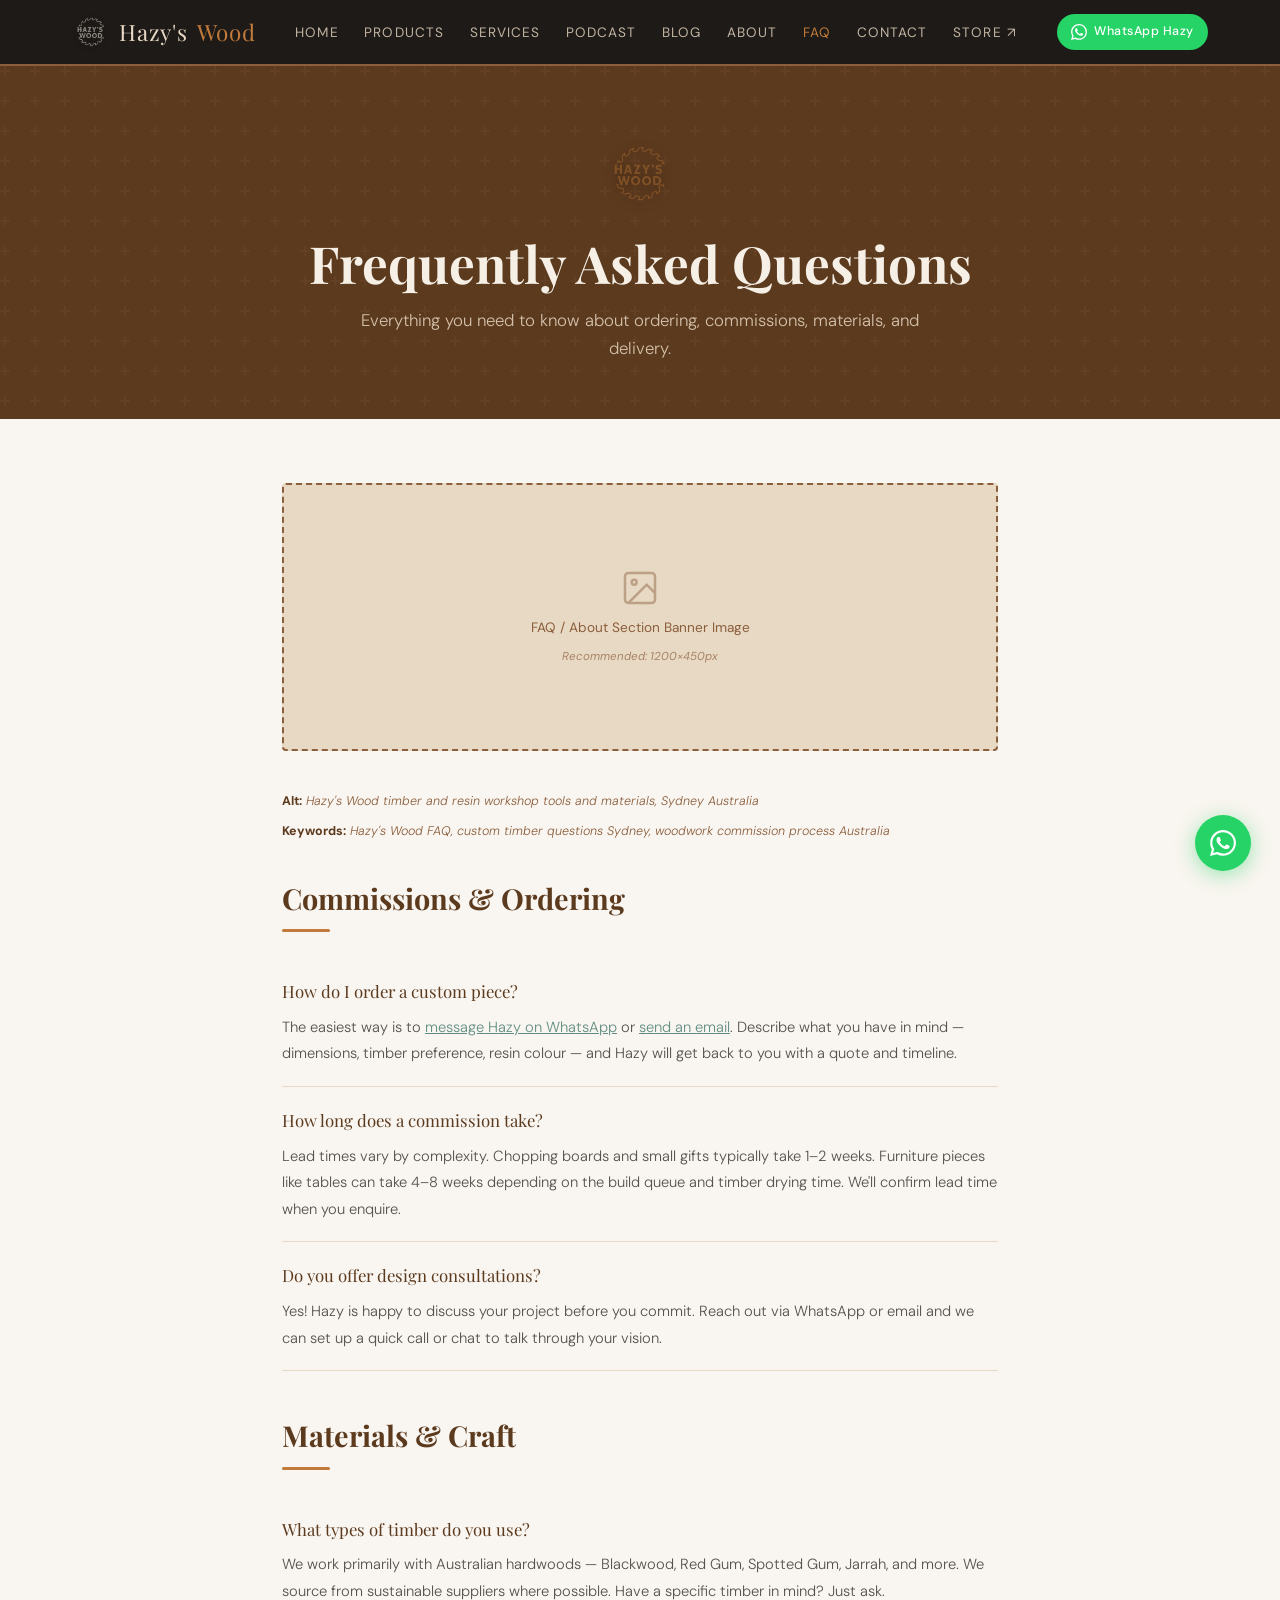
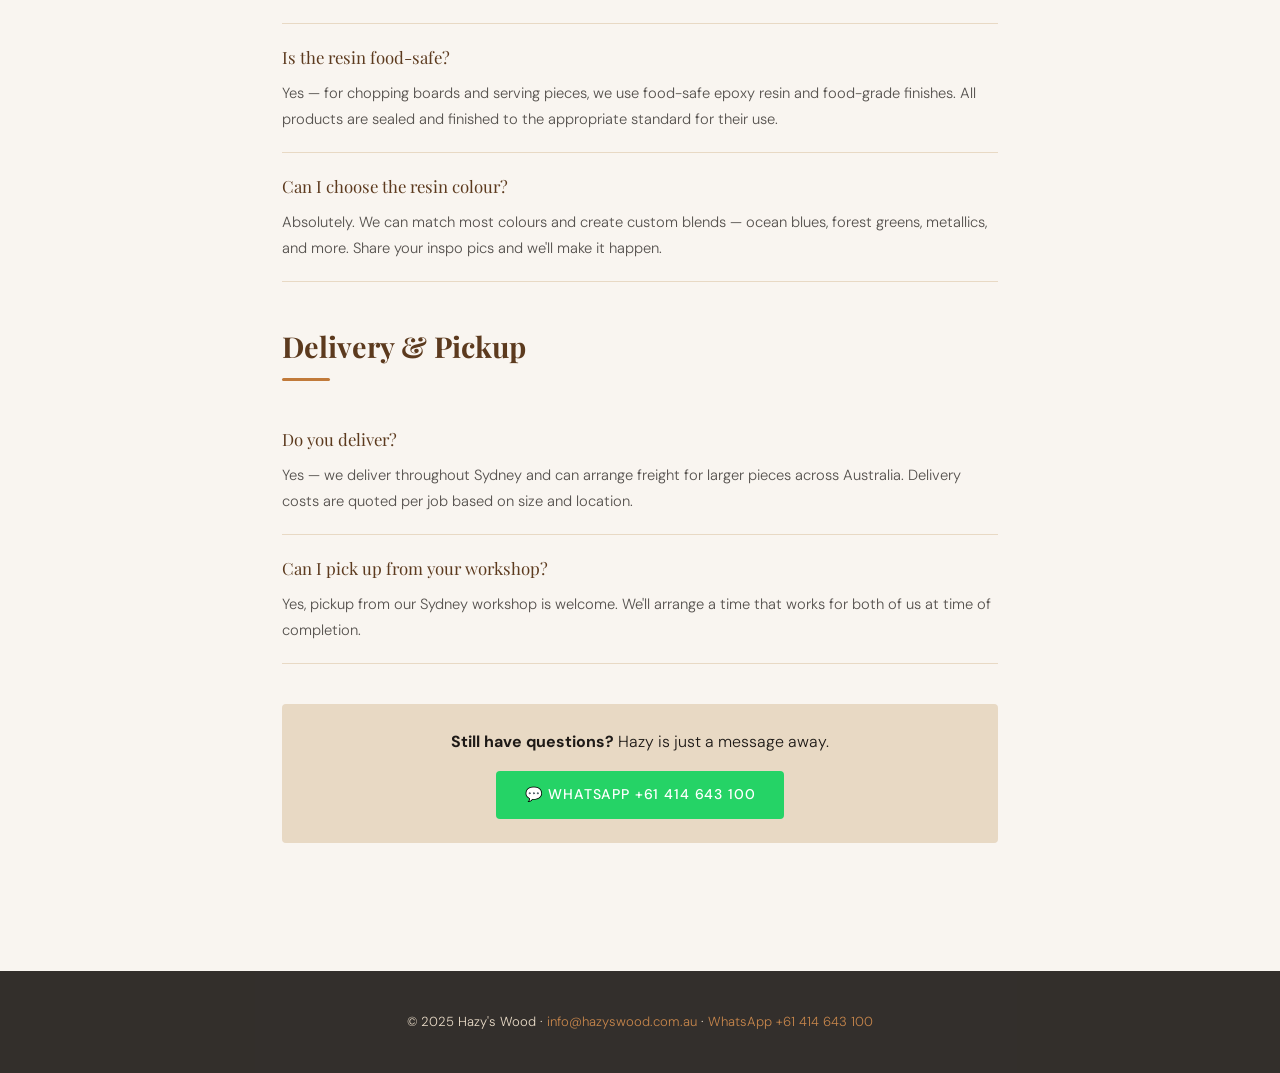
<file: faq.html>
<!DOCTYPE html>
<html lang="en">
<head>
  <meta charset="UTF-8"><meta name="viewport" content="width=device-width, initial-scale=1.0">
  <title>FAQ | Hazy's Wood – Frequently Asked Questions</title>
  <meta name="description" content="Answers to common questions about Hazy's Wood — commissions, lead times, timber and resin choices, shipping, and how to order. Sydney-based custom woodwork.">
  <link rel="stylesheet" href="shared.css">
  <style>
    .faq-item { border-bottom:1px solid var(--sand); padding:1.2rem 0; }
    .faq-item:last-child { border:none; }
    .faq-q { font-family:'Playfair Display',serif; color:var(--timber); font-size:1.05rem; margin-bottom:.5rem; cursor:pointer; }
    .faq-a { opacity:.75; font-size:.92rem; line-height:1.8; }
    .faq-a a { color:var(--resin); }
  </style>
</head>
<body>
  <nav class="site-nav"><div class="nav-inner">
    <a class="nav-logo" href="index.html"><img src="images/logo-cream.png" alt="Hazy's Wood logo" class="nav-logo-img">Hazy's <span>Wood</span></a>
    <ul class="nav-links">
      <li><a href="index.html">Home</a></li><li><a href="products.html">Products</a></li>
      <li><a href="services.html">Services</a></li><li><a href="podcast.html">Podcast</a></li>
      <li><a href="blogs.html">Blog</a></li><li><a href="about.html">About</a></li>
      <li><a href="faq.html" class="active">FAQ</a></li><li><a href="contact.html">Contact</a></li>
      <li><a href="https://hazyswood.etsy.com" target="_blank">Store ↗</a></li>
    </ul>
    <a class="nav-whatsapp" href="https://wa.me/61414643100" target="_blank">
      <svg width="16" height="16" fill="currentColor" viewBox="0 0 24 24"><path d="M17.472 14.382c-.297-.149-1.758-.867-2.03-.967-.273-.099-.471-.148-.67.15-.197.297-.767.966-.94 1.164-.173.199-.347.223-.644.075-.297-.15-1.255-.463-2.39-1.475-.883-.788-1.48-1.761-1.653-2.059-.173-.297-.018-.458.13-.606.134-.133.298-.347.446-.52.149-.174.198-.298.298-.497.099-.198.05-.371-.025-.52-.075-.149-.669-1.612-.916-2.207-.242-.579-.487-.5-.669-.51-.173-.008-.371-.01-.57-.01-.198 0-.52.074-.792.372-.272.297-1.04 1.016-1.04 2.479 0 1.462 1.065 2.875 1.213 3.074.149.198 2.096 3.2 5.077 4.487.709.306 1.262.489 1.694.625.712.227 1.36.195 1.871.118.571-.085 1.758-.719 2.006-1.413.248-.694.248-1.289.173-1.413-.074-.124-.272-.198-.57-.347m-5.421 7.403h-.004a9.87 9.87 0 01-5.031-1.378l-.361-.214-3.741.982.998-3.648-.235-.374a9.86 9.86 0 01-1.51-5.26c.001-5.45 4.436-9.884 9.888-9.884 2.64 0 5.122 1.03 6.988 2.898a9.825 9.825 0 012.893 6.994c-.003 5.45-4.437 9.884-9.885 9.884m8.413-18.297A11.815 11.815 0 0012.05 0C5.495 0 .16 5.335.157 11.892c0 2.096.547 4.142 1.588 5.945L.057 24l6.305-1.654a11.882 11.882 0 005.683 1.448h.005c6.554 0 11.89-5.335 11.893-11.893a11.821 11.821 0 00-3.48-8.413z"/></svg>
      WhatsApp Hazy
    </a>
  </div></nav>

  <div class="page-hero">
    <img src="images/logo-amber.png" alt="Hazy's Wood" style="width:72px;height:72px;object-fit:contain;margin-bottom:1rem;filter:drop-shadow(0 2px 6px rgba(0,0,0,.35));">
    <h1>Frequently Asked Questions</h1>
    <p>Everything you need to know about ordering, commissions, materials, and delivery.</p>
  </div>

  <div class="section" style="max-width:780px;">

    <div class="img-placeholder" style="aspect-ratio:16/6;margin-bottom:2.5rem;">
      <svg width="40" height="40" fill="none" stroke="currentColor" stroke-width="1.5" viewBox="0 0 24 24"><rect x="3" y="3" width="18" height="18" rx="2"/><circle cx="8.5" cy="8.5" r="1.5"/><path d="m21 15-5-5L5 21"/></svg>
      <span>FAQ / About Section Banner Image</span>
      <span class="img-seo-label">Recommended: 1200×450px</span>
    </div>
    <p class="img-meta"><strong>Alt:</strong> Hazy's Wood timber and resin workshop tools and materials, Sydney Australia</p>
    <p class="img-meta"><strong>Keywords:</strong> Hazy's Wood FAQ, custom timber questions Sydney, woodwork commission process Australia</p>

    <h2 class="section-title" style="margin-top:2rem;">Commissions & Ordering</h2>

    <div class="faq-item">
      <div class="faq-q">How do I order a custom piece?</div>
      <div class="faq-a">The easiest way is to <a href="https://wa.me/61414643100" target="_blank">message Hazy on WhatsApp</a> or <a href="contact.html">send an email</a>. Describe what you have in mind — dimensions, timber preference, resin colour — and Hazy will get back to you with a quote and timeline.</div>
    </div>

    <div class="faq-item">
      <div class="faq-q">How long does a commission take?</div>
      <div class="faq-a">Lead times vary by complexity. Chopping boards and small gifts typically take 1–2 weeks. Furniture pieces like tables can take 4–8 weeks depending on the build queue and timber drying time. We'll confirm lead time when you enquire.</div>
    </div>

    <div class="faq-item">
      <div class="faq-q">Do you offer design consultations?</div>
      <div class="faq-a">Yes! Hazy is happy to discuss your project before you commit. Reach out via WhatsApp or email and we can set up a quick call or chat to talk through your vision.</div>
    </div>

    <h2 class="section-title" style="margin-top:2.5rem;">Materials & Craft</h2>

    <div class="faq-item">
      <div class="faq-q">What types of timber do you use?</div>
      <div class="faq-a">We work primarily with Australian hardwoods — Blackwood, Red Gum, Spotted Gum, Jarrah, and more. We source from sustainable suppliers where possible. Have a specific timber in mind? Just ask.</div>
    </div>

    <div class="faq-item">
      <div class="faq-q">Is the resin food-safe?</div>
      <div class="faq-a">Yes — for chopping boards and serving pieces, we use food-safe epoxy resin and food-grade finishes. All products are sealed and finished to the appropriate standard for their use.</div>
    </div>

    <div class="faq-item">
      <div class="faq-q">Can I choose the resin colour?</div>
      <div class="faq-a">Absolutely. We can match most colours and create custom blends — ocean blues, forest greens, metallics, and more. Share your inspo pics and we'll make it happen.</div>
    </div>

    <h2 class="section-title" style="margin-top:2.5rem;">Delivery & Pickup</h2>

    <div class="faq-item">
      <div class="faq-q">Do you deliver?</div>
      <div class="faq-a">Yes — we deliver throughout Sydney and can arrange freight for larger pieces across Australia. Delivery costs are quoted per job based on size and location.</div>
    </div>

    <div class="faq-item">
      <div class="faq-q">Can I pick up from your workshop?</div>
      <div class="faq-a">Yes, pickup from our Sydney workshop is welcome. We'll arrange a time that works for both of us at time of completion.</div>
    </div>

    <div style="background:var(--sand);border-radius:4px;padding:1.5rem;margin-top:2.5rem;text-align:center;">
      <p style="margin-bottom:1rem;"><strong>Still have questions?</strong> Hazy is just a message away.</p>
      <a class="btn" style="background:#25D366;color:#fff;" href="https://wa.me/61414643100" target="_blank">💬 WhatsApp +61 414 643 100</a>
    </div>
  </div>

  <a class="whatsapp-float" href="https://wa.me/61414643100" target="_blank"><svg width="26" height="26" fill="currentColor" viewBox="0 0 24 24"><path d="M17.472 14.382c-.297-.149-1.758-.867-2.03-.967-.273-.099-.471-.148-.67.15-.197.297-.767.966-.94 1.164-.173.199-.347.223-.644.075-.297-.15-1.255-.463-2.39-1.475-.883-.788-1.48-1.761-1.653-2.059-.173-.297-.018-.458.13-.606.134-.133.298-.347.446-.52.149-.174.198-.298.298-.497.099-.198.05-.371-.025-.52-.075-.149-.669-1.612-.916-2.207-.242-.579-.487-.5-.669-.51-.173-.008-.371-.01-.57-.01-.198 0-.52.074-.792.372-.272.297-1.04 1.016-1.04 2.479 0 1.462 1.065 2.875 1.213 3.074.149.198 2.096 3.2 5.077 4.487.709.306 1.262.489 1.694.625.712.227 1.36.195 1.871.118.571-.085 1.758-.719 2.006-1.413.248-.694.248-1.289.173-1.413-.074-.124-.272-.198-.57-.347m-5.421 7.403h-.004a9.87 9.87 0 01-5.031-1.378l-.361-.214-3.741.982.998-3.648-.235-.374a9.86 9.86 0 01-1.51-5.26c.001-5.45 4.436-9.884 9.888-9.884 2.64 0 5.122 1.03 6.988 2.898a9.825 9.825 0 012.893 6.994c-.003 5.45-4.437 9.884-9.885 9.884m8.413-18.297A11.815 11.815 0 0012.05 0C5.495 0 .16 5.335.157 11.892c0 2.096.547 4.142 1.588 5.945L.057 24l6.305-1.654a11.882 11.882 0 005.683 1.448h.005c6.554 0 11.89-5.335 11.893-11.893a11.821 11.821 0 00-3.48-8.413z"/></svg></a>
  <footer><p>&copy; 2025 Hazy's Wood · <a href="mailto:info@hazyswood.com.au">info@hazyswood.com.au</a> · <a href="https://wa.me/61414643100">WhatsApp +61 414 643 100</a></p></footer>
</body></html>
</file>
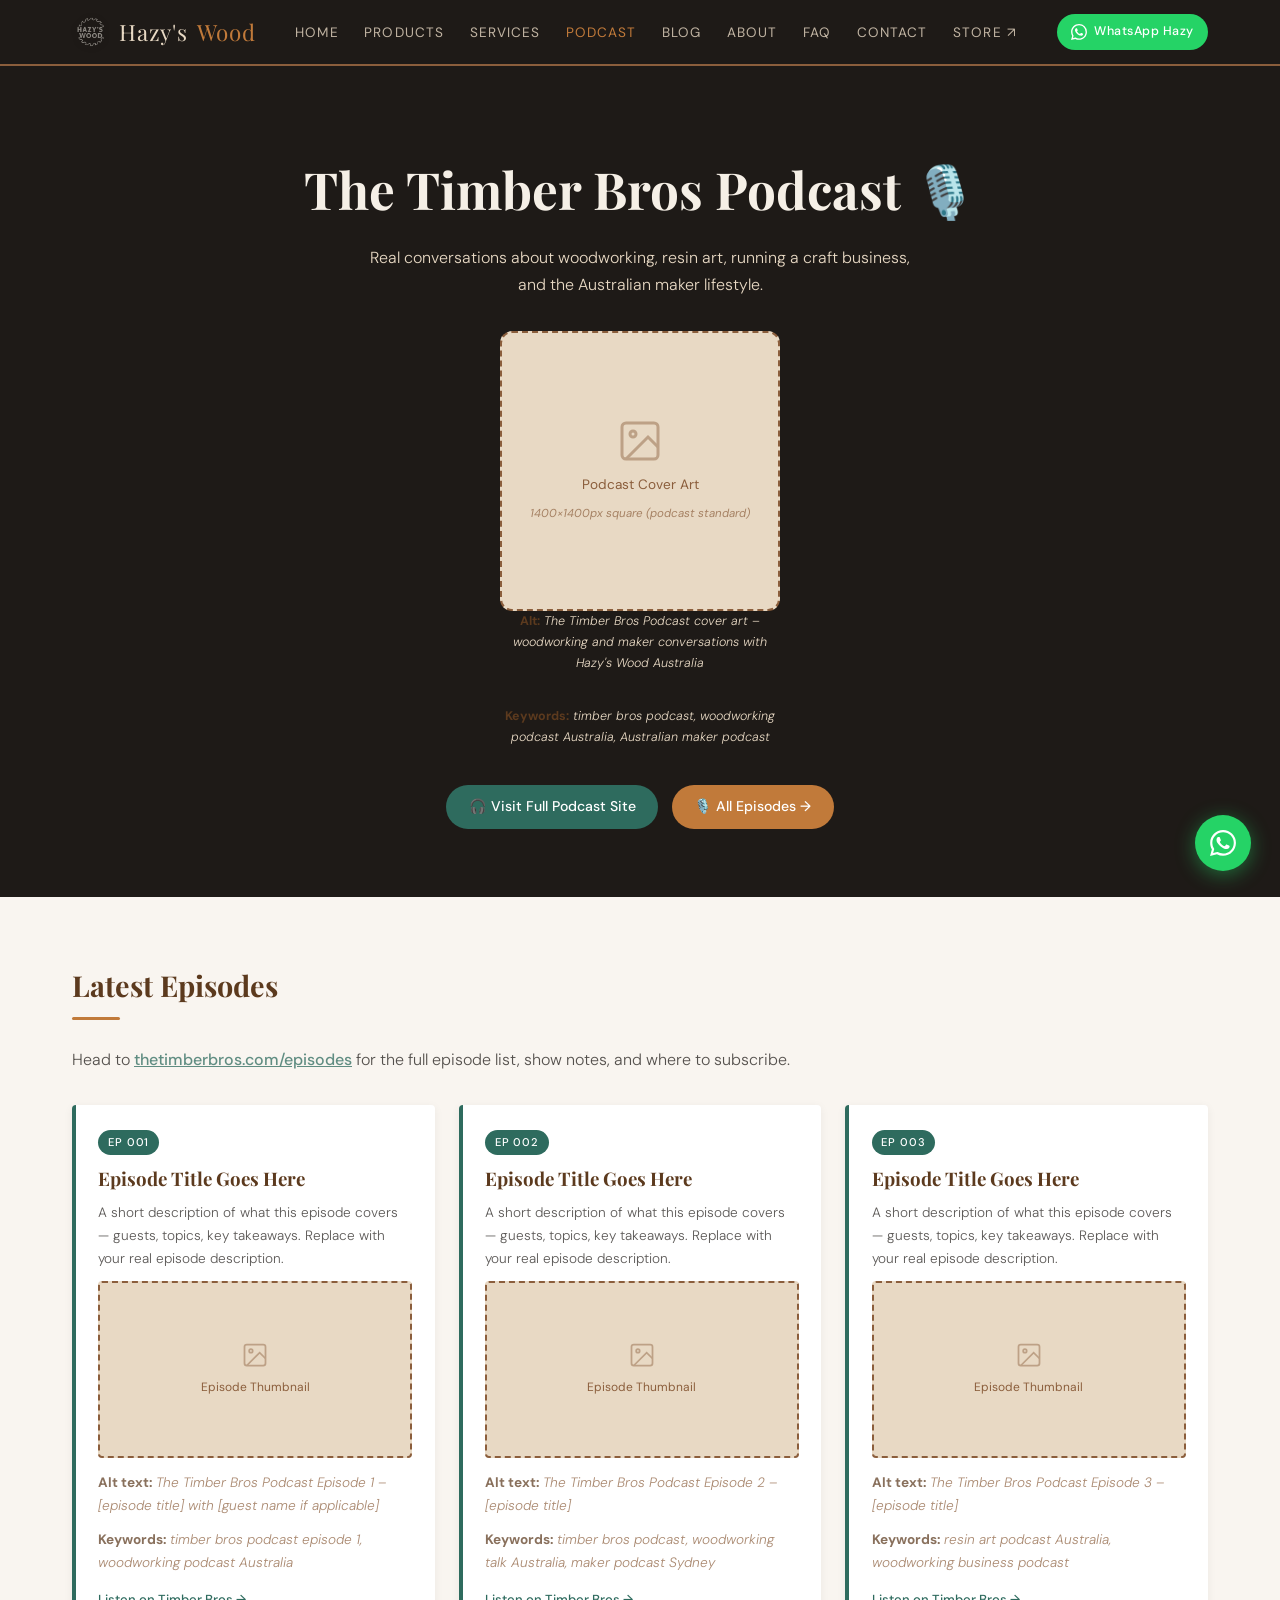
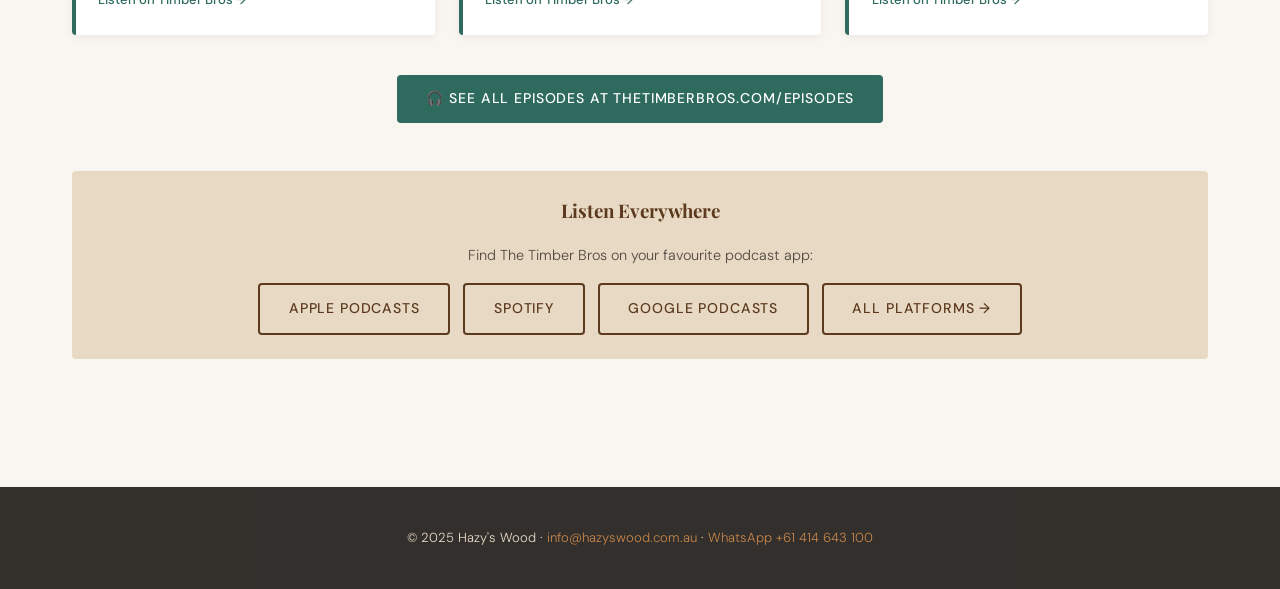
<file: podcast.html>
<!DOCTYPE html>
<html lang="en">
<head>
  <meta charset="UTF-8"><meta name="viewport" content="width=device-width, initial-scale=1.0">
  <title>The Timber Bros Podcast | Hazy's Wood</title>
  <meta name="description" content="Listen to The Timber Bros Podcast – conversations about woodworking, resin art, craftsmanship, and the maker lifestyle in Australia. New episodes at thetimberbros.com/episodes.">
  <link rel="stylesheet" href="shared.css">
  <style>
    .podcast-hero {
      background: var(--charcoal);
      padding: 5rem 2rem 4rem;
      text-align: center;
    }
    .podcast-hero h1 { font-family:'Playfair Display',serif; color:var(--cream); font-size:clamp(2rem,5vw,3.2rem); margin-bottom:.7rem; }
    .podcast-hero p { color:var(--sand); max-width:560px; margin:0 auto 2rem; }
    .podcast-badge {
      display:inline-flex; align-items:center; gap:.5rem;
      background:var(--resin); color:#fff;
      padding:.6rem 1.4rem; border-radius:2rem;
      font-size:.88rem; font-weight:500;
      text-decoration:none; margin:.3rem;
      transition: background .2s;
    }
    .podcast-badge:hover { background:var(--resin-lt); }
    .ep-grid { display:grid; grid-template-columns:repeat(auto-fill,minmax(300px,1fr)); gap:1.5rem; }
    .ep-card { background:var(--white); border-left:4px solid var(--resin); border-radius:4px; padding:1.4rem; box-shadow:0 2px 10px rgba(0,0,0,.06); transition:transform .2s; }
    .ep-card:hover { transform:translateY(-3px); }
    .ep-num { display:inline-block; background:var(--resin); color:#fff; font-size:.7rem; font-weight:500; letter-spacing:.08em; padding:.2rem .6rem; border-radius:2rem; margin-bottom:.5rem; }
    .ep-card h3 { font-family:'Playfair Display',serif; color:var(--timber); margin-bottom:.35rem; }
    .ep-card p { font-size:.85rem; opacity:.72; margin-bottom:.7rem; }
    .ep-card a { font-size:.82rem; color:var(--resin); font-weight:500; text-decoration:none; }
    .ep-card a:hover { text-decoration:underline; }
    .podcast-art-wrap { max-width:280px; margin:0 auto 2rem; }
  </style>
</head>
<body>
  <nav class="site-nav"><div class="nav-inner">
    <a class="nav-logo" href="index.html"><img src="images/logo-cream.png" alt="Hazy's Wood logo" class="nav-logo-img">Hazy's <span>Wood</span></a>
    <ul class="nav-links">
      <li><a href="index.html">Home</a></li><li><a href="products.html">Products</a></li>
      <li><a href="services.html">Services</a></li><li><a href="podcast.html" class="active">Podcast</a></li>
      <li><a href="blogs.html">Blog</a></li><li><a href="about.html">About</a></li>
      <li><a href="faq.html">FAQ</a></li><li><a href="contact.html">Contact</a></li>
      <li><a href="https://hazyswood.etsy.com" target="_blank">Store ↗</a></li>
    </ul>
    <a class="nav-whatsapp" href="https://wa.me/61414643100" target="_blank">
      <svg width="16" height="16" fill="currentColor" viewBox="0 0 24 24"><path d="M17.472 14.382c-.297-.149-1.758-.867-2.03-.967-.273-.099-.471-.148-.67.15-.197.297-.767.966-.94 1.164-.173.199-.347.223-.644.075-.297-.15-1.255-.463-2.39-1.475-.883-.788-1.48-1.761-1.653-2.059-.173-.297-.018-.458.13-.606.134-.133.298-.347.446-.52.149-.174.198-.298.298-.497.099-.198.05-.371-.025-.52-.075-.149-.669-1.612-.916-2.207-.242-.579-.487-.5-.669-.51-.173-.008-.371-.01-.57-.01-.198 0-.52.074-.792.372-.272.297-1.04 1.016-1.04 2.479 0 1.462 1.065 2.875 1.213 3.074.149.198 2.096 3.2 5.077 4.487.709.306 1.262.489 1.694.625.712.227 1.36.195 1.871.118.571-.085 1.758-.719 2.006-1.413.248-.694.248-1.289.173-1.413-.074-.124-.272-.198-.57-.347m-5.421 7.403h-.004a9.87 9.87 0 01-5.031-1.378l-.361-.214-3.741.982.998-3.648-.235-.374a9.86 9.86 0 01-1.51-5.26c.001-5.45 4.436-9.884 9.888-9.884 2.64 0 5.122 1.03 6.988 2.898a9.825 9.825 0 012.893 6.994c-.003 5.45-4.437 9.884-9.885 9.884m8.413-18.297A11.815 11.815 0 0012.05 0C5.495 0 .16 5.335.157 11.892c0 2.096.547 4.142 1.588 5.945L.057 24l6.305-1.654a11.882 11.882 0 005.683 1.448h.005c6.554 0 11.89-5.335 11.893-11.893a11.821 11.821 0 00-3.48-8.413z"/></svg>
      WhatsApp Hazy
    </a>
  </div></nav>

  <div class="podcast-hero">
    <h1>The Timber Bros Podcast 🎙️</h1>
    <p>Real conversations about woodworking, resin art, running a craft business, and the Australian maker lifestyle.</p>
    <!-- Podcast artwork placeholder -->
    <div class="podcast-art-wrap">
      <div class="img-placeholder" style="aspect-ratio:1/1;border-radius:12px;">
        <svg width="48" height="48" fill="none" stroke="currentColor" stroke-width="1.5" viewBox="0 0 24 24"><rect x="3" y="3" width="18" height="18" rx="2"/><circle cx="8.5" cy="8.5" r="1.5"/><path d="m21 15-5-5L5 21"/></svg>
        <span>Podcast Cover Art</span>
        <span class="img-seo-label">1400×1400px square (podcast standard)</span>
      </div>
      <p class="img-meta"><strong>Alt:</strong> The Timber Bros Podcast cover art – woodworking and maker conversations with Hazy's Wood Australia</p>
      <p class="img-meta"><strong>Keywords:</strong> timber bros podcast, woodworking podcast Australia, Australian maker podcast</p>
    </div>
    <div>
      <a class="podcast-badge" href="https://www.thetimberbros.com/episodes" target="_blank">🎧 Visit Full Podcast Site</a>
      <a class="podcast-badge" href="https://www.thetimberbros.com/episodes" target="_blank" style="background:var(--accent);">🎙️ All Episodes →</a>
    </div>
  </div>

  <div class="section">
    <h2 class="section-title">Latest Episodes</h2>
    <p style="margin-bottom:2rem;opacity:.75;">Head to <a href="https://www.thetimberbros.com/episodes" target="_blank" style="color:var(--resin);font-weight:500;">thetimberbros.com/episodes</a> for the full episode list, show notes, and where to subscribe.</p>

    <!-- Episode placeholders – update with real episode data -->
    <div class="ep-grid">

      <div class="ep-card">
        <span class="ep-num">EP 001</span>
        <h3>Episode Title Goes Here</h3>
        <p>A short description of what this episode covers — guests, topics, key takeaways. Replace with your real episode description.</p>
        <div class="img-placeholder" style="aspect-ratio:16/9;margin-bottom:.8rem;">
          <svg width="28" height="28" fill="none" stroke="currentColor" stroke-width="1.5" viewBox="0 0 24 24"><rect x="3" y="3" width="18" height="18" rx="2"/><circle cx="8.5" cy="8.5" r="1.5"/><path d="m21 15-5-5L5 21"/></svg>
          <span style="font-size:.75rem;">Episode Thumbnail</span>
        </div>
        <p class="img-meta"><strong>Alt text:</strong> The Timber Bros Podcast Episode 1 – [episode title] with [guest name if applicable]</p>
        <p class="img-meta"><strong>Keywords:</strong> timber bros podcast episode 1, woodworking podcast Australia</p>
        <a href="https://www.thetimberbros.com/episodes" target="_blank">Listen on Timber Bros →</a>
      </div>

      <div class="ep-card">
        <span class="ep-num">EP 002</span>
        <h3>Episode Title Goes Here</h3>
        <p>A short description of what this episode covers — guests, topics, key takeaways. Replace with your real episode description.</p>
        <div class="img-placeholder" style="aspect-ratio:16/9;margin-bottom:.8rem;">
          <svg width="28" height="28" fill="none" stroke="currentColor" stroke-width="1.5" viewBox="0 0 24 24"><rect x="3" y="3" width="18" height="18" rx="2"/><circle cx="8.5" cy="8.5" r="1.5"/><path d="m21 15-5-5L5 21"/></svg>
          <span style="font-size:.75rem;">Episode Thumbnail</span>
        </div>
        <p class="img-meta"><strong>Alt text:</strong> The Timber Bros Podcast Episode 2 – [episode title]</p>
        <p class="img-meta"><strong>Keywords:</strong> timber bros podcast, woodworking talk Australia, maker podcast Sydney</p>
        <a href="https://www.thetimberbros.com/episodes" target="_blank">Listen on Timber Bros →</a>
      </div>

      <div class="ep-card">
        <span class="ep-num">EP 003</span>
        <h3>Episode Title Goes Here</h3>
        <p>A short description of what this episode covers — guests, topics, key takeaways. Replace with your real episode description.</p>
        <div class="img-placeholder" style="aspect-ratio:16/9;margin-bottom:.8rem;">
          <svg width="28" height="28" fill="none" stroke="currentColor" stroke-width="1.5" viewBox="0 0 24 24"><rect x="3" y="3" width="18" height="18" rx="2"/><circle cx="8.5" cy="8.5" r="1.5"/><path d="m21 15-5-5L5 21"/></svg>
          <span style="font-size:.75rem;">Episode Thumbnail</span>
        </div>
        <p class="img-meta"><strong>Alt text:</strong> The Timber Bros Podcast Episode 3 – [episode title]</p>
        <p class="img-meta"><strong>Keywords:</strong> resin art podcast Australia, woodworking business podcast</p>
        <a href="https://www.thetimberbros.com/episodes" target="_blank">Listen on Timber Bros →</a>
      </div>

    </div>

    <div style="text-align:center;margin-top:2.5rem;">
      <a class="btn btn-resin" href="https://www.thetimberbros.com/episodes" target="_blank">🎧 See All Episodes at thetimberbros.com/episodes</a>
    </div>

    <!-- Streaming platforms -->
    <div style="margin-top:3rem;padding:1.5rem;background:var(--sand);border-radius:4px;text-align:center;">
      <h3 style="font-family:'Playfair Display',serif;color:var(--timber);margin-bottom:1rem;">Listen Everywhere</h3>
      <p style="opacity:.75;margin-bottom:1rem;font-size:.9rem;">Find The Timber Bros on your favourite podcast app:</p>
      <div style="display:flex;gap:.8rem;justify-content:center;flex-wrap:wrap;">
        <a class="btn btn-outline" href="https://www.thetimberbros.com/episodes" target="_blank">Apple Podcasts</a>
        <a class="btn btn-outline" href="https://www.thetimberbros.com/episodes" target="_blank">Spotify</a>
        <a class="btn btn-outline" href="https://www.thetimberbros.com/episodes" target="_blank">Google Podcasts</a>
        <a class="btn btn-outline" href="https://www.thetimberbros.com/episodes" target="_blank">All Platforms →</a>
      </div>
    </div>
  </div>

  <a class="whatsapp-float" href="https://wa.me/61414643100" target="_blank"><svg width="26" height="26" fill="currentColor" viewBox="0 0 24 24"><path d="M17.472 14.382c-.297-.149-1.758-.867-2.03-.967-.273-.099-.471-.148-.67.15-.197.297-.767.966-.94 1.164-.173.199-.347.223-.644.075-.297-.15-1.255-.463-2.39-1.475-.883-.788-1.48-1.761-1.653-2.059-.173-.297-.018-.458.13-.606.134-.133.298-.347.446-.52.149-.174.198-.298.298-.497.099-.198.05-.371-.025-.52-.075-.149-.669-1.612-.916-2.207-.242-.579-.487-.5-.669-.51-.173-.008-.371-.01-.57-.01-.198 0-.52.074-.792.372-.272.297-1.04 1.016-1.04 2.479 0 1.462 1.065 2.875 1.213 3.074.149.198 2.096 3.2 5.077 4.487.709.306 1.262.489 1.694.625.712.227 1.36.195 1.871.118.571-.085 1.758-.719 2.006-1.413.248-.694.248-1.289.173-1.413-.074-.124-.272-.198-.57-.347m-5.421 7.403h-.004a9.87 9.87 0 01-5.031-1.378l-.361-.214-3.741.982.998-3.648-.235-.374a9.86 9.86 0 01-1.51-5.26c.001-5.45 4.436-9.884 9.888-9.884 2.64 0 5.122 1.03 6.988 2.898a9.825 9.825 0 012.893 6.994c-.003 5.45-4.437 9.884-9.885 9.884m8.413-18.297A11.815 11.815 0 0012.05 0C5.495 0 .16 5.335.157 11.892c0 2.096.547 4.142 1.588 5.945L.057 24l6.305-1.654a11.882 11.882 0 005.683 1.448h.005c6.554 0 11.89-5.335 11.893-11.893a11.821 11.821 0 00-3.48-8.413z"/></svg></a>
  <footer><p>&copy; 2025 Hazy's Wood · <a href="mailto:info@hazyswood.com.au">info@hazyswood.com.au</a> · <a href="https://wa.me/61414643100">WhatsApp +61 414 643 100</a></p></footer>
</body></html>
</file>
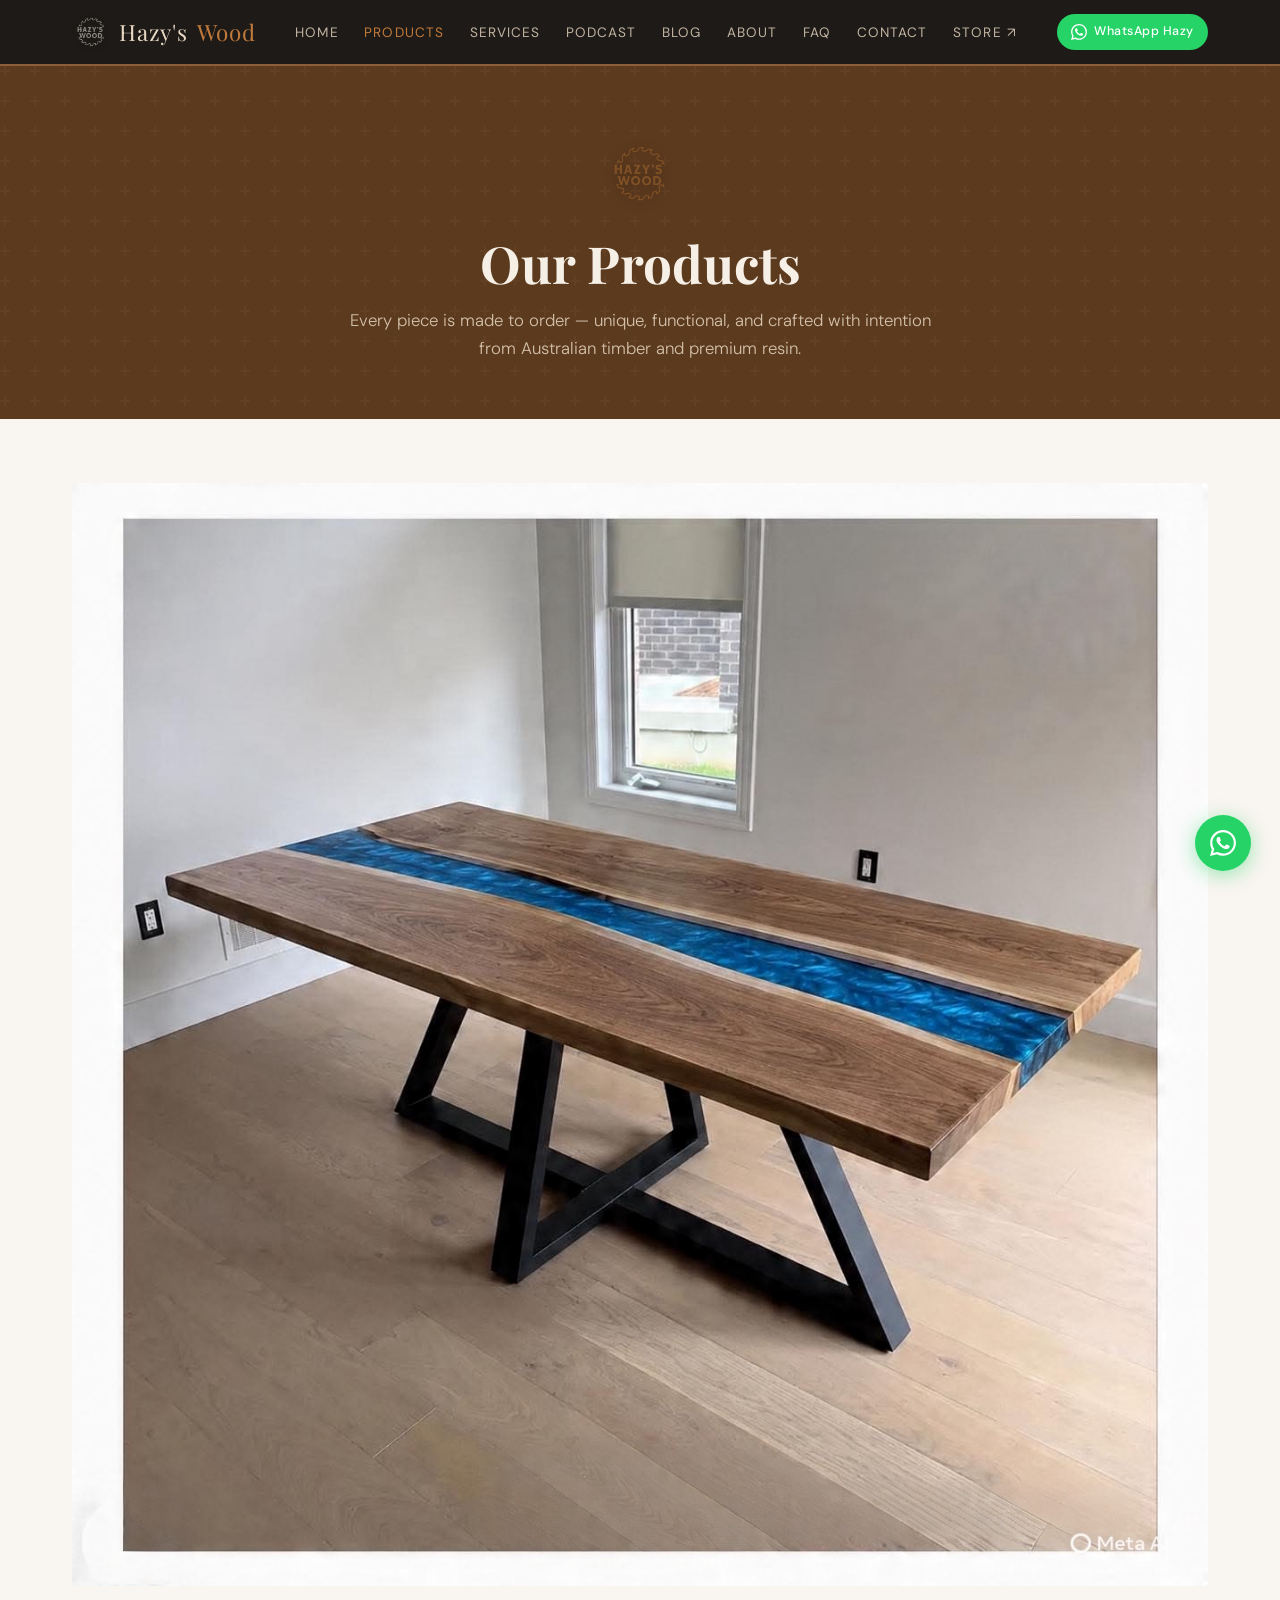
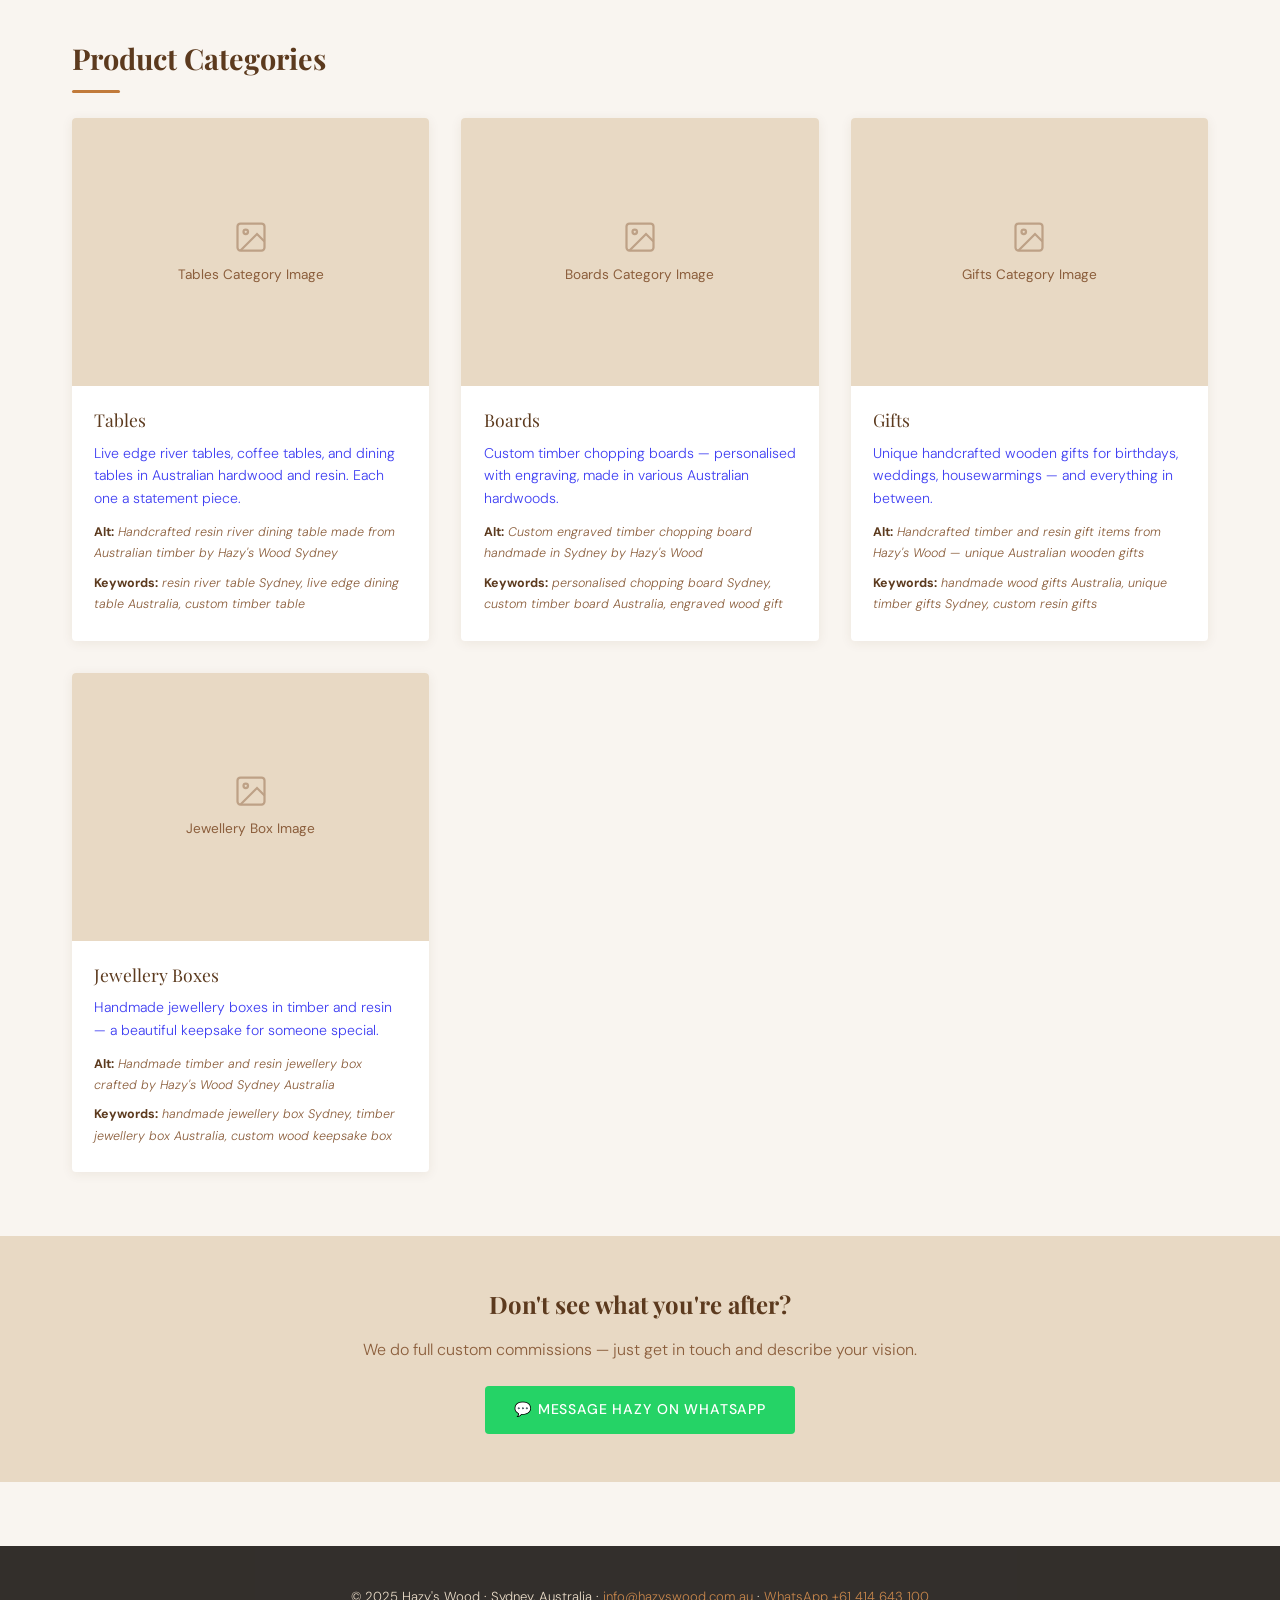
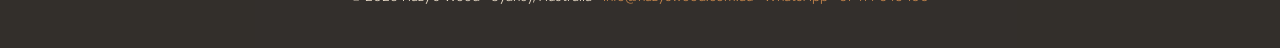
<file: products.html>
<!DOCTYPE html>
<html lang="en">
<head>
  <meta charset="UTF-8"><meta name="viewport" content="width=device-width, initial-scale=1.0">
  <title>Products | Hazy's Wood – Handcrafted Timber & Resin Sydney</title>
  <meta name="description" content="Browse Hazy's Wood handcrafted products: resin tables, custom chopping boards, timber gifts, and jewellery boxes. All made to order in Sydney, Australia.">
  <link rel="stylesheet" href="shared.css">
</head>
<body>
  <nav class="site-nav"><div class="nav-inner">
    <a class="nav-logo" href="index.html"><img src="images/logo-cream.png" alt="Hazy's Wood logo" class="nav-logo-img">Hazy's <span>Wood</span></a>
    <ul class="nav-links">
      <li><a href="index.html">Home</a></li><li><a href="products.html" class="active">Products</a></li>
      <li><a href="services.html">Services</a></li><li><a href="podcast.html">Podcast</a></li>
      <li><a href="blogs.html">Blog</a></li><li><a href="about.html">About</a></li>
      <li><a href="faq.html">FAQ</a></li><li><a href="contact.html">Contact</a></li>
      <li><a href="https://hazyswood.etsy.com" target="_blank">Store ↗</a></li>
    </ul>
    <a class="nav-whatsapp" href="https://wa.me/61414643100" target="_blank">
      <svg width="16" height="16" fill="currentColor" viewBox="0 0 24 24"><path d="M17.472 14.382c-.297-.149-1.758-.867-2.03-.967-.273-.099-.471-.148-.67.15-.197.297-.767.966-.94 1.164-.173.199-.347.223-.644.075-.297-.15-1.255-.463-2.39-1.475-.883-.788-1.48-1.761-1.653-2.059-.173-.297-.018-.458.13-.606.134-.133.298-.347.446-.52.149-.174.198-.298.298-.497.099-.198.05-.371-.025-.52-.075-.149-.669-1.612-.916-2.207-.242-.579-.487-.5-.669-.51-.173-.008-.371-.01-.57-.01-.198 0-.52.074-.792.372-.272.297-1.04 1.016-1.04 2.479 0 1.462 1.065 2.875 1.213 3.074.149.198 2.096 3.2 5.077 4.487.709.306 1.262.489 1.694.625.712.227 1.36.195 1.871.118.571-.085 1.758-.719 2.006-1.413.248-.694.248-1.289.173-1.413-.074-.124-.272-.198-.57-.347m-5.421 7.403h-.004a9.87 9.87 0 01-5.031-1.378l-.361-.214-3.741.982.998-3.648-.235-.374a9.86 9.86 0 01-1.51-5.26c.001-5.45 4.436-9.884 9.888-9.884 2.64 0 5.122 1.03 6.988 2.898a9.825 9.825 0 012.893 6.994c-.003 5.45-4.437 9.884-9.885 9.884m8.413-18.297A11.815 11.815 0 0012.05 0C5.495 0 .16 5.335.157 11.892c0 2.096.547 4.142 1.588 5.945L.057 24l6.305-1.654a11.882 11.882 0 005.683 1.448h.005c6.554 0 11.89-5.335 11.893-11.893a11.821 11.821 0 00-3.48-8.413z"/></svg>
      WhatsApp Hazy
    </a>
  </div></nav>

  <div class="page-hero">
    <img src="images/logo-amber.png" alt="Hazy's Wood" style="width:72px;height:72px;object-fit:contain;margin-bottom:1rem;filter:drop-shadow(0 2px 6px rgba(0,0,0,.35));">
    <h1>Our Products</h1>
    <p>Every piece is made to order — unique, functional, and crafted with intention from Australian timber and premium resin.</p>
  </div>

  <div class="section">
    
    <img src="images/custom-timber-dining-table-sydney.jpg" alt="Collection of handcrafted timber and resin products by Hazy's Wood, Sydney – tables, boards, gifts, jewellery boxes" style="width:100%;border-radius:4px;">
    
    <h2 class="section-title" style="margin-top:2.5rem;">Product Categories</h2>
    <div class="grid-2">

      <a href="products/tables.html" style="text-decoration:none;">
        <div class="card">
          <div class="img-placeholder" style="aspect-ratio:4/3;border-radius:0;border:none;">
            <svg width="36" height="36" fill="none" stroke="currentColor" stroke-width="1.5" viewBox="0 0 24 24"><rect x="3" y="3" width="18" height="18" rx="2"/><circle cx="8.5" cy="8.5" r="1.5"/><path d="m21 15-5-5L5 21"/></svg>
            <span>Tables Category Image</span>
          </div>
          <div class="card-body">
            <div class="card-title">Tables</div>
            <p class="card-desc">Live edge river tables, coffee tables, and dining tables in Australian hardwood and resin. Each one a statement piece.</p>
            <p class="img-meta" style="margin-top:.8rem;"><strong>Alt:</strong> Handcrafted resin river dining table made from Australian timber by Hazy's Wood Sydney</p>
            <p class="img-meta"><strong>Keywords:</strong> resin river table Sydney, live edge dining table Australia, custom timber table</p>
          </div>
        </div>
      </a>

      <a href="products/boards.html" style="text-decoration:none;">
        <div class="card">
          <div class="img-placeholder" style="aspect-ratio:4/3;border-radius:0;border:none;">
            <svg width="36" height="36" fill="none" stroke="currentColor" stroke-width="1.5" viewBox="0 0 24 24"><rect x="3" y="3" width="18" height="18" rx="2"/><circle cx="8.5" cy="8.5" r="1.5"/><path d="m21 15-5-5L5 21"/></svg>
            <span>Boards Category Image</span>
          </div>
          <div class="card-body">
            <div class="card-title">Boards</div>
            <p class="card-desc">Custom timber chopping boards — personalised with engraving, made in various Australian hardwoods.</p>
            <p class="img-meta" style="margin-top:.8rem;"><strong>Alt:</strong> Custom engraved timber chopping board handmade in Sydney by Hazy's Wood</p>
            <p class="img-meta"><strong>Keywords:</strong> personalised chopping board Sydney, custom timber board Australia, engraved wood gift</p>
          </div>
        </div>
      </a>

      <a href="products/gifts.html" style="text-decoration:none;">
        <div class="card">
          <div class="img-placeholder" style="aspect-ratio:4/3;border-radius:0;border:none;">
            <svg width="36" height="36" fill="none" stroke="currentColor" stroke-width="1.5" viewBox="0 0 24 24"><rect x="3" y="3" width="18" height="18" rx="2"/><circle cx="8.5" cy="8.5" r="1.5"/><path d="m21 15-5-5L5 21"/></svg>
            <span>Gifts Category Image</span>
          </div>
          <div class="card-body">
            <div class="card-title">Gifts</div>
            <p class="card-desc">Unique handcrafted wooden gifts for birthdays, weddings, housewarmings — and everything in between.</p>
            <p class="img-meta" style="margin-top:.8rem;"><strong>Alt:</strong> Handcrafted timber and resin gift items from Hazy's Wood — unique Australian wooden gifts</p>
            <p class="img-meta"><strong>Keywords:</strong> handmade wood gifts Australia, unique timber gifts Sydney, custom resin gifts</p>
          </div>
        </div>
      </a>

      <a href="products/jewellery-box.html" style="text-decoration:none;">
        <div class="card">
          <div class="img-placeholder" style="aspect-ratio:4/3;border-radius:0;border:none;">
            <svg width="36" height="36" fill="none" stroke="currentColor" stroke-width="1.5" viewBox="0 0 24 24"><rect x="3" y="3" width="18" height="18" rx="2"/><circle cx="8.5" cy="8.5" r="1.5"/><path d="m21 15-5-5L5 21"/></svg>
            <span>Jewellery Box Image</span>
          </div>
          <div class="card-body">
            <div class="card-title">Jewellery Boxes</div>
            <p class="card-desc">Handmade jewellery boxes in timber and resin — a beautiful keepsake for someone special.</p>
            <p class="img-meta" style="margin-top:.8rem;"><strong>Alt:</strong> Handmade timber and resin jewellery box crafted by Hazy's Wood Sydney Australia</p>
            <p class="img-meta"><strong>Keywords:</strong> handmade jewellery box Sydney, timber jewellery box Australia, custom wood keepsake box</p>
          </div>
        </div>
      </a>

    </div>
  </div>

  <div style="background:var(--sand);padding:3rem 2rem;text-align:center;">
    <h2 style="font-family:'Playfair Display',serif;color:var(--timber);margin-bottom:.7rem;">Don't see what you're after?</h2>
    <p style="color:var(--grain);margin-bottom:1.4rem;">We do full custom commissions — just get in touch and describe your vision.</p>
    <a class="btn" style="background:#25D366;color:#fff;" href="https://wa.me/61414643100" target="_blank">💬 Message Hazy on WhatsApp</a>
  </div>

  <a class="whatsapp-float" href="https://wa.me/61414643100" target="_blank" title="Chat with Hazy on WhatsApp">
    <svg width="26" height="26" fill="currentColor" viewBox="0 0 24 24"><path d="M17.472 14.382c-.297-.149-1.758-.867-2.03-.967-.273-.099-.471-.148-.67.15-.197.297-.767.966-.94 1.164-.173.199-.347.223-.644.075-.297-.15-1.255-.463-2.39-1.475-.883-.788-1.48-1.761-1.653-2.059-.173-.297-.018-.458.13-.606.134-.133.298-.347.446-.52.149-.174.198-.298.298-.497.099-.198.05-.371-.025-.52-.075-.149-.669-1.612-.916-2.207-.242-.579-.487-.5-.669-.51-.173-.008-.371-.01-.57-.01-.198 0-.52.074-.792.372-.272.297-1.04 1.016-1.04 2.479 0 1.462 1.065 2.875 1.213 3.074.149.198 2.096 3.2 5.077 4.487.709.306 1.262.489 1.694.625.712.227 1.36.195 1.871.118.571-.085 1.758-.719 2.006-1.413.248-.694.248-1.289.173-1.413-.074-.124-.272-.198-.57-.347m-5.421 7.403h-.004a9.87 9.87 0 01-5.031-1.378l-.361-.214-3.741.982.998-3.648-.235-.374a9.86 9.86 0 01-1.51-5.26c.001-5.45 4.436-9.884 9.888-9.884 2.64 0 5.122 1.03 6.988 2.898a9.825 9.825 0 012.893 6.994c-.003 5.45-4.437 9.884-9.885 9.884m8.413-18.297A11.815 11.815 0 0012.05 0C5.495 0 .16 5.335.157 11.892c0 2.096.547 4.142 1.588 5.945L.057 24l6.305-1.654a11.882 11.882 0 005.683 1.448h.005c6.554 0 11.89-5.335 11.893-11.893a11.821 11.821 0 00-3.48-8.413z"/></svg>
  </a>
  <footer><p>&copy; 2025 Hazy's Wood · Sydney, Australia · <a href="mailto:info@hazyswood.com.au">info@hazyswood.com.au</a> · <a href="https://wa.me/61414643100" target="_blank">WhatsApp +61 414 643 100</a></p></footer>
</body>
</html>
</file>
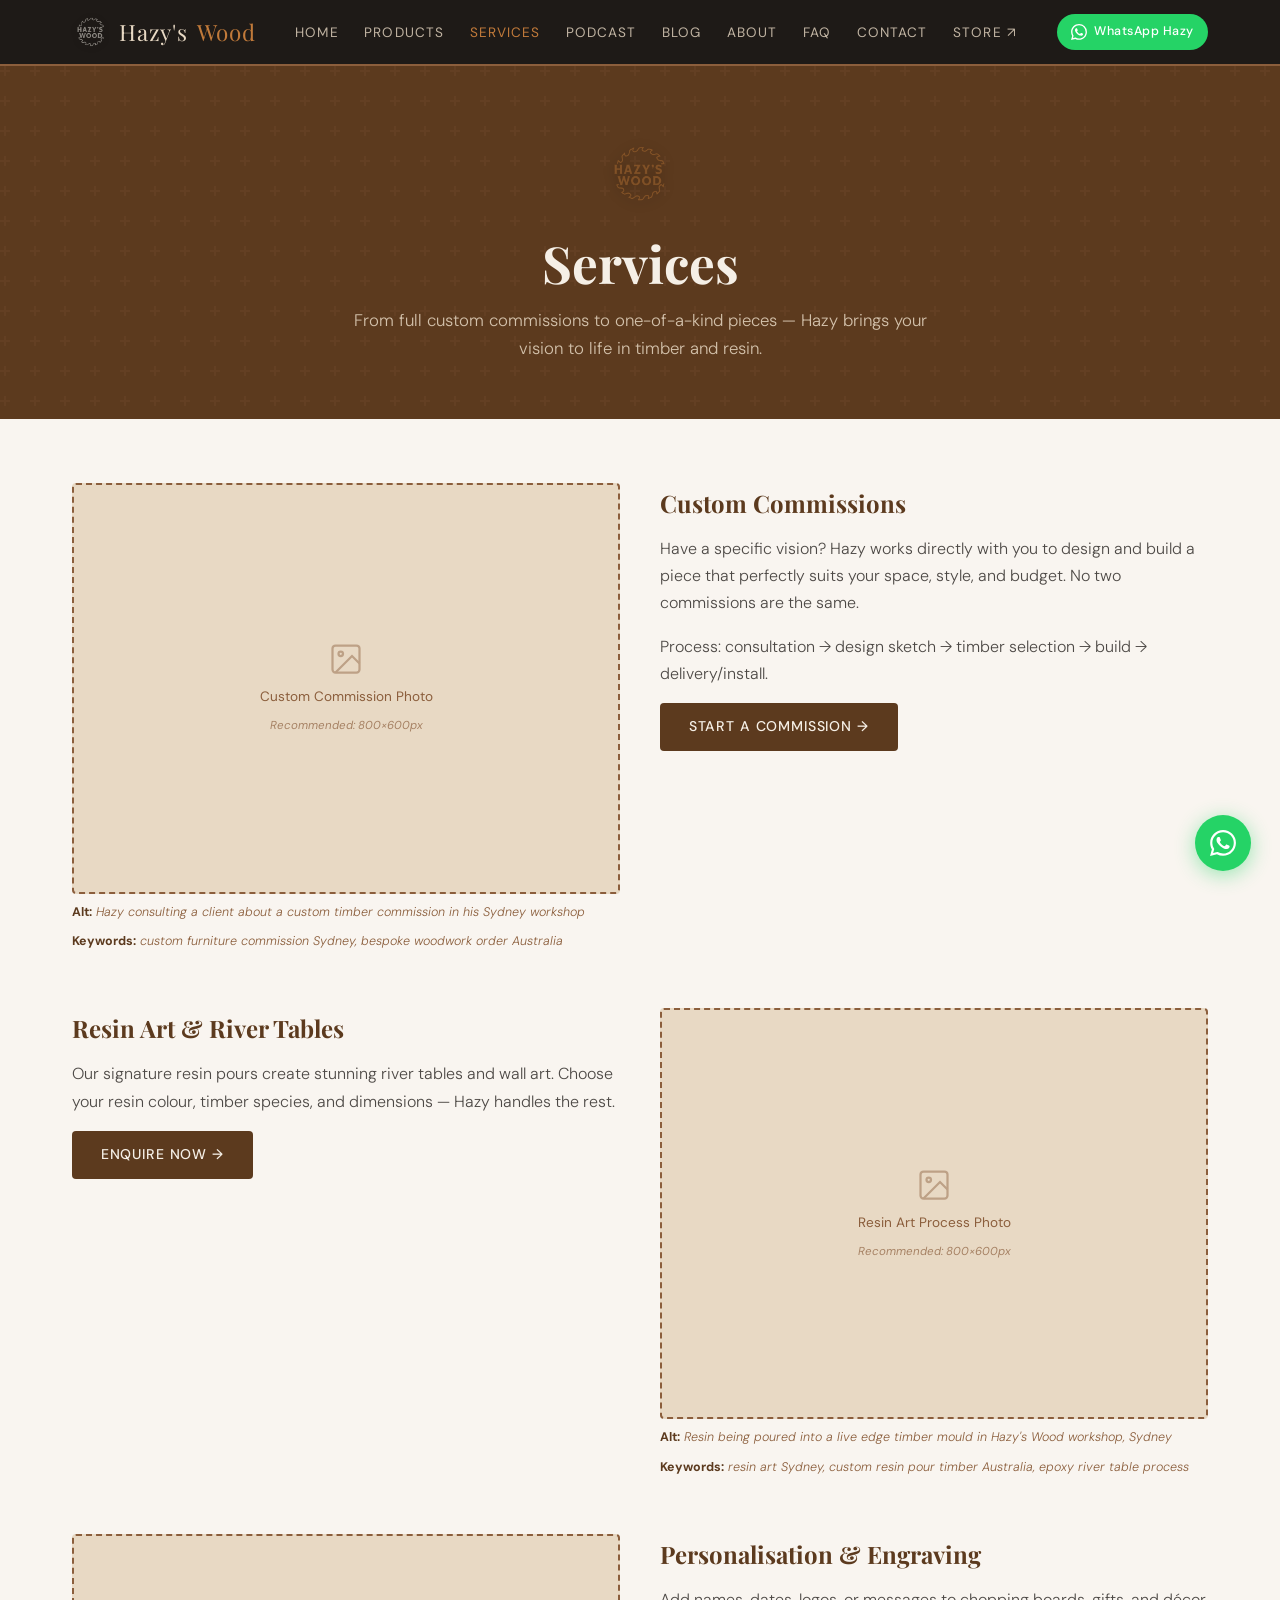
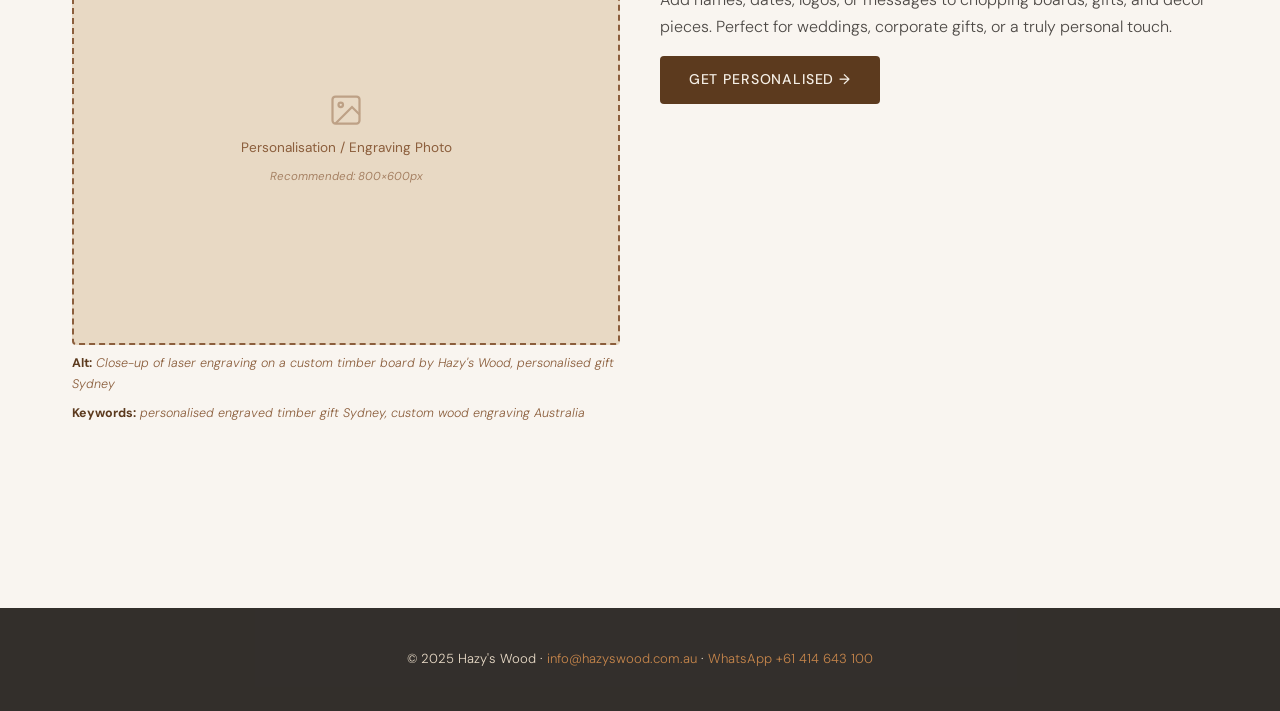
<file: services.html>
<!DOCTYPE html>
<html lang="en">
<head>
  <meta charset="UTF-8"><meta name="viewport" content="width=device-width, initial-scale=1.0">
  <title>Services | Hazy's Wood – Custom Commissions & Woodworking Sydney</title>
  <meta name="description" content="Hazy's Wood offers bespoke commission services: custom furniture, resin art, timber restoration, and one-of-a-kind pieces crafted to your brief in Sydney, Australia.">
  <link rel="stylesheet" href="shared.css">
  <style>
    .service-row { display:grid; grid-template-columns:1fr 1fr; gap:2.5rem; align-items:start; margin-bottom:3.5rem; }
    .service-row.reverse { direction:rtl; }
    .service-row.reverse > * { direction:ltr; }
    .service-text h3 { font-family:'Playfair Display',serif; color:var(--timber); font-size:1.5rem; margin-bottom:.7rem; }
    .service-text p { opacity:.78; margin-bottom:1rem; }
    @media(max-width:700px){ .service-row { grid-template-columns:1fr; direction:ltr; } }
  </style>
</head>
<body>
  <nav class="site-nav"><div class="nav-inner">
    <a class="nav-logo" href="index.html"><img src="images/logo-cream.png" alt="Hazy's Wood logo" class="nav-logo-img">Hazy's <span>Wood</span></a>
    <ul class="nav-links">
      <li><a href="index.html">Home</a></li><li><a href="products.html">Products</a></li>
      <li><a href="services.html" class="active">Services</a></li><li><a href="podcast.html">Podcast</a></li>
      <li><a href="blogs.html">Blog</a></li><li><a href="about.html">About</a></li>
      <li><a href="faq.html">FAQ</a></li><li><a href="contact.html">Contact</a></li>
      <li><a href="https://hazyswood.etsy.com" target="_blank">Store ↗</a></li>
    </ul>
    <a class="nav-whatsapp" href="https://wa.me/61414643100" target="_blank">
      <svg width="16" height="16" fill="currentColor" viewBox="0 0 24 24"><path d="M17.472 14.382c-.297-.149-1.758-.867-2.03-.967-.273-.099-.471-.148-.67.15-.197.297-.767.966-.94 1.164-.173.199-.347.223-.644.075-.297-.15-1.255-.463-2.39-1.475-.883-.788-1.48-1.761-1.653-2.059-.173-.297-.018-.458.13-.606.134-.133.298-.347.446-.52.149-.174.198-.298.298-.497.099-.198.05-.371-.025-.52-.075-.149-.669-1.612-.916-2.207-.242-.579-.487-.5-.669-.51-.173-.008-.371-.01-.57-.01-.198 0-.52.074-.792.372-.272.297-1.04 1.016-1.04 2.479 0 1.462 1.065 2.875 1.213 3.074.149.198 2.096 3.2 5.077 4.487.709.306 1.262.489 1.694.625.712.227 1.36.195 1.871.118.571-.085 1.758-.719 2.006-1.413.248-.694.248-1.289.173-1.413-.074-.124-.272-.198-.57-.347m-5.421 7.403h-.004a9.87 9.87 0 01-5.031-1.378l-.361-.214-3.741.982.998-3.648-.235-.374a9.86 9.86 0 01-1.51-5.26c.001-5.45 4.436-9.884 9.888-9.884 2.64 0 5.122 1.03 6.988 2.898a9.825 9.825 0 012.893 6.994c-.003 5.45-4.437 9.884-9.885 9.884m8.413-18.297A11.815 11.815 0 0012.05 0C5.495 0 .16 5.335.157 11.892c0 2.096.547 4.142 1.588 5.945L.057 24l6.305-1.654a11.882 11.882 0 005.683 1.448h.005c6.554 0 11.89-5.335 11.893-11.893a11.821 11.821 0 00-3.48-8.413z"/></svg>
      WhatsApp Hazy
    </a>
  </div></nav>

  <div class="page-hero">
    <img src="images/logo-amber.png" alt="Hazy's Wood" style="width:72px;height:72px;object-fit:contain;margin-bottom:1rem;filter:drop-shadow(0 2px 6px rgba(0,0,0,.35));">
    <h1>Services</h1>
    <p>From full custom commissions to one-of-a-kind pieces — Hazy brings your vision to life in timber and resin.</p>
  </div>

  <div class="section">

    <div class="service-row">
      <div>
        <div class="img-placeholder">
          <svg width="36" height="36" fill="none" stroke="currentColor" stroke-width="1.5" viewBox="0 0 24 24"><rect x="3" y="3" width="18" height="18" rx="2"/><circle cx="8.5" cy="8.5" r="1.5"/><path d="m21 15-5-5L5 21"/></svg>
          <span>Custom Commission Photo</span><span class="img-seo-label">Recommended: 800×600px</span>
        </div>
        <p class="img-meta"><strong>Alt:</strong> Hazy consulting a client about a custom timber commission in his Sydney workshop</p>
        <p class="img-meta"><strong>Keywords:</strong> custom furniture commission Sydney, bespoke woodwork order Australia</p>
      </div>
      <div class="service-text">
        <h3>Custom Commissions</h3>
        <p>Have a specific vision? Hazy works directly with you to design and build a piece that perfectly suits your space, style, and budget. No two commissions are the same.</p>
        <p>Process: consultation → design sketch → timber selection → build → delivery/install.</p>
        <a class="btn btn-primary" href="https://wa.me/61414643100" target="_blank">Start a Commission →</a>
      </div>
    </div>

    <div class="service-row reverse">
      <div>
        <div class="img-placeholder">
          <svg width="36" height="36" fill="none" stroke="currentColor" stroke-width="1.5" viewBox="0 0 24 24"><rect x="3" y="3" width="18" height="18" rx="2"/><circle cx="8.5" cy="8.5" r="1.5"/><path d="m21 15-5-5L5 21"/></svg>
          <span>Resin Art Process Photo</span><span class="img-seo-label">Recommended: 800×600px</span>
        </div>
        <p class="img-meta"><strong>Alt:</strong> Resin being poured into a live edge timber mould in Hazy's Wood workshop, Sydney</p>
        <p class="img-meta"><strong>Keywords:</strong> resin art Sydney, custom resin pour timber Australia, epoxy river table process</p>
      </div>
      <div class="service-text">
        <h3>Resin Art & River Tables</h3>
        <p>Our signature resin pours create stunning river tables and wall art. Choose your resin colour, timber species, and dimensions — Hazy handles the rest.</p>
        <a class="btn btn-primary" href="contact.html">Enquire Now →</a>
      </div>
    </div>

    <div class="service-row">
      <div>
        <div class="img-placeholder">
          <svg width="36" height="36" fill="none" stroke="currentColor" stroke-width="1.5" viewBox="0 0 24 24"><rect x="3" y="3" width="18" height="18" rx="2"/><circle cx="8.5" cy="8.5" r="1.5"/><path d="m21 15-5-5L5 21"/></svg>
          <span>Personalisation / Engraving Photo</span><span class="img-seo-label">Recommended: 800×600px</span>
        </div>
        <p class="img-meta"><strong>Alt:</strong> Close-up of laser engraving on a custom timber board by Hazy's Wood, personalised gift Sydney</p>
        <p class="img-meta"><strong>Keywords:</strong> personalised engraved timber gift Sydney, custom wood engraving Australia</p>
      </div>
      <div class="service-text">
        <h3>Personalisation & Engraving</h3>
        <p>Add names, dates, logos, or messages to chopping boards, gifts, and décor pieces. Perfect for weddings, corporate gifts, or a truly personal touch.</p>
        <a class="btn btn-primary" href="https://wa.me/61414643100" target="_blank">Get Personalised →</a>
      </div>
    </div>

  </div>

  <a class="whatsapp-float" href="https://wa.me/61414643100" target="_blank"><svg width="26" height="26" fill="currentColor" viewBox="0 0 24 24"><path d="M17.472 14.382c-.297-.149-1.758-.867-2.03-.967-.273-.099-.471-.148-.67.15-.197.297-.767.966-.94 1.164-.173.199-.347.223-.644.075-.297-.15-1.255-.463-2.39-1.475-.883-.788-1.48-1.761-1.653-2.059-.173-.297-.018-.458.13-.606.134-.133.298-.347.446-.52.149-.174.198-.298.298-.497.099-.198.05-.371-.025-.52-.075-.149-.669-1.612-.916-2.207-.242-.579-.487-.5-.669-.51-.173-.008-.371-.01-.57-.01-.198 0-.52.074-.792.372-.272.297-1.04 1.016-1.04 2.479 0 1.462 1.065 2.875 1.213 3.074.149.198 2.096 3.2 5.077 4.487.709.306 1.262.489 1.694.625.712.227 1.36.195 1.871.118.571-.085 1.758-.719 2.006-1.413.248-.694.248-1.289.173-1.413-.074-.124-.272-.198-.57-.347m-5.421 7.403h-.004a9.87 9.87 0 01-5.031-1.378l-.361-.214-3.741.982.998-3.648-.235-.374a9.86 9.86 0 01-1.51-5.26c.001-5.45 4.436-9.884 9.888-9.884 2.64 0 5.122 1.03 6.988 2.898a9.825 9.825 0 012.893 6.994c-.003 5.45-4.437 9.884-9.885 9.884m8.413-18.297A11.815 11.815 0 0012.05 0C5.495 0 .16 5.335.157 11.892c0 2.096.547 4.142 1.588 5.945L.057 24l6.305-1.654a11.882 11.882 0 005.683 1.448h.005c6.554 0 11.89-5.335 11.893-11.893a11.821 11.821 0 00-3.48-8.413z"/></svg></a>
  <footer><p>&copy; 2025 Hazy's Wood · <a href="mailto:info@hazyswood.com.au">info@hazyswood.com.au</a> · <a href="https://wa.me/61414643100" target="_blank">WhatsApp +61 414 643 100</a></p></footer>
</body></html>
</file>
<file: shared.css>
/* =============================================
   HAZY'S WOOD – Shared Stylesheet
   Warm timber palette · Organic editorial style
   ============================================= */

@import url('https://fonts.googleapis.com/css2?family=Playfair+Display:ital,wght@0,400;0,700;1,400&family=DM+Sans:wght@300;400;500&display=swap');

:root {
  --timber:    #5C3A1E;
  --grain:     #8B5E3C;
  --cream:     #F5EFE6;
  --sand:      #E8D9C4;
  --resin:     #2E6B5E;
  --resin-lt:  #4A9B8A;
  --charcoal:  #1E1A17;
  --mist:      #F9F5F0;
  --accent:    #C17A3A;
  --white:     #FFFFFF;
  --radius:    4px;
  --max:       1200px;
}

*, *::before, *::after { box-sizing: border-box; margin: 0; padding: 0; }

html { scroll-behavior: smooth; }

body {
  font-family: 'DM Sans', sans-serif;
  background: var(--mist);
  color: var(--charcoal);
  line-height: 1.7;
  font-weight: 300;
}

/* ── NAV ──────────────────────────────────── */
.site-nav {
  position: sticky; top: 0; z-index: 100;
  background: var(--charcoal);
  border-bottom: 2px solid var(--grain);
}
.nav-inner {
  max-width: var(--max);
  margin: 0 auto;
  padding: 0 2rem;
  display: flex;
  align-items: center;
  justify-content: space-between;
  height: 64px;
}
.nav-logo {
  font-family: 'Playfair Display', serif;
  font-size: 1.4rem;
  color: var(--sand);
  text-decoration: none;
  letter-spacing: .04em;
}
.nav-logo span { color: var(--accent); }
.nav-links {
  display: flex; gap: 1.6rem; list-style: none;
}
.nav-links a {
  color: var(--sand);
  text-decoration: none;
  font-size: .85rem;
  font-weight: 400;
  letter-spacing: .08em;
  text-transform: uppercase;
  opacity: .8;
  transition: opacity .2s, color .2s;
}
.nav-links a:hover,
.nav-links a.active { opacity: 1; color: var(--accent); }

.nav-whatsapp {
  display: flex; align-items: center; gap: .45rem;
  background: #25D366;
  color: #fff;
  text-decoration: none;
  font-size: .78rem;
  font-weight: 500;
  padding: .45rem .9rem;
  border-radius: 2rem;
  letter-spacing: .04em;
  transition: background .2s;
}
.nav-whatsapp:hover { background: #1ea854; }
.nav-whatsapp svg { flex-shrink: 0; }

/* ── HERO BANNER ────────────────────────── */
.page-hero {
  background: var(--timber);
  background-image: url("data:image/svg+xml,%3Csvg width='60' height='60' viewBox='0 0 60 60' xmlns='http://www.w3.org/2000/svg'%3E%3Cg fill='none' fill-rule='evenodd'%3E%3Cg fill='%238B5E3C' fill-opacity='0.15'%3E%3Cpath d='M36 34v-4h-2v4h-4v2h4v4h2v-4h4v-2h-4zm0-30V0h-2v4h-4v2h4v4h2V6h4V4h-4zM6 34v-4H4v4H0v2h4v4h2v-4h4v-2H6zM6 4V0H4v4H0v2h4v4h2V6h4V4H6z'/%3E%3C/g%3E%3C/g%3E%3C/svg%3E");
  padding: 4.5rem 2rem 3.5rem;
  text-align: center;
}
.page-hero h1 {
  font-family: 'Playfair Display', serif;
  font-size: clamp(2rem, 5vw, 3.2rem);
  color: var(--cream);
  line-height: 1.15;
  margin-bottom: .8rem;
}
.page-hero p {
  color: var(--sand);
  font-size: 1.05rem;
  max-width: 620px;
  margin: 0 auto;
  opacity: .85;
}

/* ── SECTIONS ───────────────────────────── */
.section { padding: 4rem 2rem; max-width: var(--max); margin: 0 auto; }
.section-title {
  font-family: 'Playfair Display', serif;
  font-size: 1.8rem;
  color: var(--timber);
  margin-bottom: 1.6rem;
  position: relative;
  padding-bottom: .6rem;
}
.section-title::after {
  content: '';
  position: absolute; bottom: 0; left: 0;
  width: 48px; height: 3px;
  background: var(--accent);
  border-radius: 2px;
}

/* ── IMAGE PLACEHOLDER ──────────────────── */
.img-placeholder {
  background: var(--sand);
  border: 2px dashed var(--grain);
  border-radius: var(--radius);
  aspect-ratio: 4/3;
  display: flex;
  flex-direction: column;
  align-items: center;
  justify-content: center;
  gap: .5rem;
  color: var(--grain);
  font-size: .85rem;
  font-weight: 400;
  text-align: center;
  padding: 1.5rem;
}
.img-placeholder svg { opacity: .45; }
.img-placeholder .img-seo-label {
  font-size: .72rem;
  color: var(--grain);
  opacity: .7;
  font-style: italic;
}

/* alt text / SEO caption below placeholder */
.img-meta {
  margin-top: .5rem;
  font-size: .78rem;
  color: var(--grain);
  font-style: italic;
}
.img-meta strong { color: var(--timber); font-style: normal; }

/* ── GRID LAYOUTS ───────────────────────── */
.grid-2 { display: grid; grid-template-columns: repeat(auto-fill, minmax(280px, 1fr)); gap: 2rem; }
.grid-3 { display: grid; grid-template-columns: repeat(auto-fill, minmax(220px, 1fr)); gap: 1.8rem; }

/* ── CARD ───────────────────────────────── */
.card {
  background: var(--white);
  border-radius: var(--radius);
  overflow: hidden;
  box-shadow: 0 2px 12px rgba(92,58,30,.08);
  transition: transform .25s, box-shadow .25s;
}
.card:hover { transform: translateY(-4px); box-shadow: 0 8px 28px rgba(92,58,30,.14); }
.card-body { padding: 1.2rem 1.4rem 1.6rem; }
.card-title {
  font-family: 'Playfair Display', serif;
  font-size: 1.1rem;
  color: var(--timber);
  margin-bottom: .4rem;
}
.card-desc { font-size: .88rem; opacity: .75; line-height: 1.6; }

/* ── BUTTONS ────────────────────────────── */
.btn {
  display: inline-flex; align-items: center; gap: .5rem;
  padding: .75rem 1.8rem;
  font-family: 'DM Sans', sans-serif;
  font-size: .88rem;
  font-weight: 500;
  letter-spacing: .06em;
  text-transform: uppercase;
  text-decoration: none;
  border-radius: var(--radius);
  cursor: pointer;
  border: none;
  transition: background .2s, transform .15s;
}
.btn:hover { transform: translateY(-1px); }
.btn-primary { background: var(--timber); color: var(--cream); }
.btn-primary:hover { background: var(--grain); }
.btn-resin   { background: var(--resin);  color: #fff; }
.btn-resin:hover { background: var(--resin-lt); }
.btn-outline {
  background: transparent;
  border: 2px solid var(--timber);
  color: var(--timber);
}
.btn-outline:hover { background: var(--timber); color: var(--cream); }

/* ── WHATSAPP FLOATING ──────────────────── */
.whatsapp-float {
  position: fixed; bottom: 1.8rem; right: 1.8rem; z-index: 200;
  background: #25D366;
  color: #fff;
  width: 56px; height: 56px;
  border-radius: 50%;
  display: flex; align-items: center; justify-content: center;
  box-shadow: 0 4px 20px rgba(37,211,102,.45);
  text-decoration: none;
  transition: transform .2s, box-shadow .2s;
}
.whatsapp-float:hover {
  transform: scale(1.1);
  box-shadow: 0 6px 28px rgba(37,211,102,.6);
}

/* ── FOOTER ─────────────────────────────── */
footer {
  background: var(--charcoal);
  color: var(--sand);
  text-align: center;
  padding: 2.5rem 2rem;
  font-size: .82rem;
  opacity: .9;
  margin-top: 4rem;
}
footer a { color: var(--accent); text-decoration: none; }
footer a:hover { text-decoration: underline; }

/* ── PODCAST EMBED ──────────────────────── */
.podcast-grid {
  display: grid;
  grid-template-columns: repeat(auto-fill, minmax(300px, 1fr));
  gap: 1.6rem;
}
.podcast-card {
  background: var(--white);
  border-left: 4px solid var(--resin);
  border-radius: var(--radius);
  padding: 1.4rem 1.6rem;
  box-shadow: 0 2px 10px rgba(0,0,0,.06);
  transition: transform .2s;
}
.podcast-card:hover { transform: translateY(-3px); }
.podcast-card h3 {
  font-family: 'Playfair Display', serif;
  color: var(--timber);
  margin-bottom: .4rem;
}
.podcast-card p { font-size: .87rem; opacity: .75; margin-bottom: .9rem; }
.ep-number {
  display: inline-block;
  background: var(--resin);
  color: #fff;
  font-size: .7rem;
  font-weight: 500;
  letter-spacing: .08em;
  padding: .2rem .6rem;
  border-radius: 2rem;
  margin-bottom: .5rem;
}

@media (max-width: 700px) {
  .nav-links { display: none; }
  .page-hero { padding: 3rem 1.2rem 2.5rem; }
  .section { padding: 2.5rem 1.2rem; }
}

/* ── LOGO IMAGE IN NAV ───────────────────── */
.nav-logo {
  display: flex;
  align-items: center;
  gap: .55rem;
}
.nav-logo-img {
  width: 38px;
  height: 38px;
  object-fit: contain;
  flex-shrink: 0;
  filter: drop-shadow(0 1px 3px rgba(0,0,0,.3));
}

/* ── LOGO ON LIGHT BG (hero / about sections) ── */
.logo-amber {
  width: 80px;
  height: 80px;
  object-fit: contain;
}
.logo-large {
  width: 120px;
  height: 120px;
  object-fit: contain;
}

/* ── HERO LOGO ───────────────────────────── */
.hero-logo {
  width: 90px;
  height: 90px;
  object-fit: contain;
  margin-bottom: 1.2rem;
  display: block;
  margin-left: auto;
  margin-right: auto;
  filter: drop-shadow(0 2px 8px rgba(0,0,0,.35));
}
</file>
